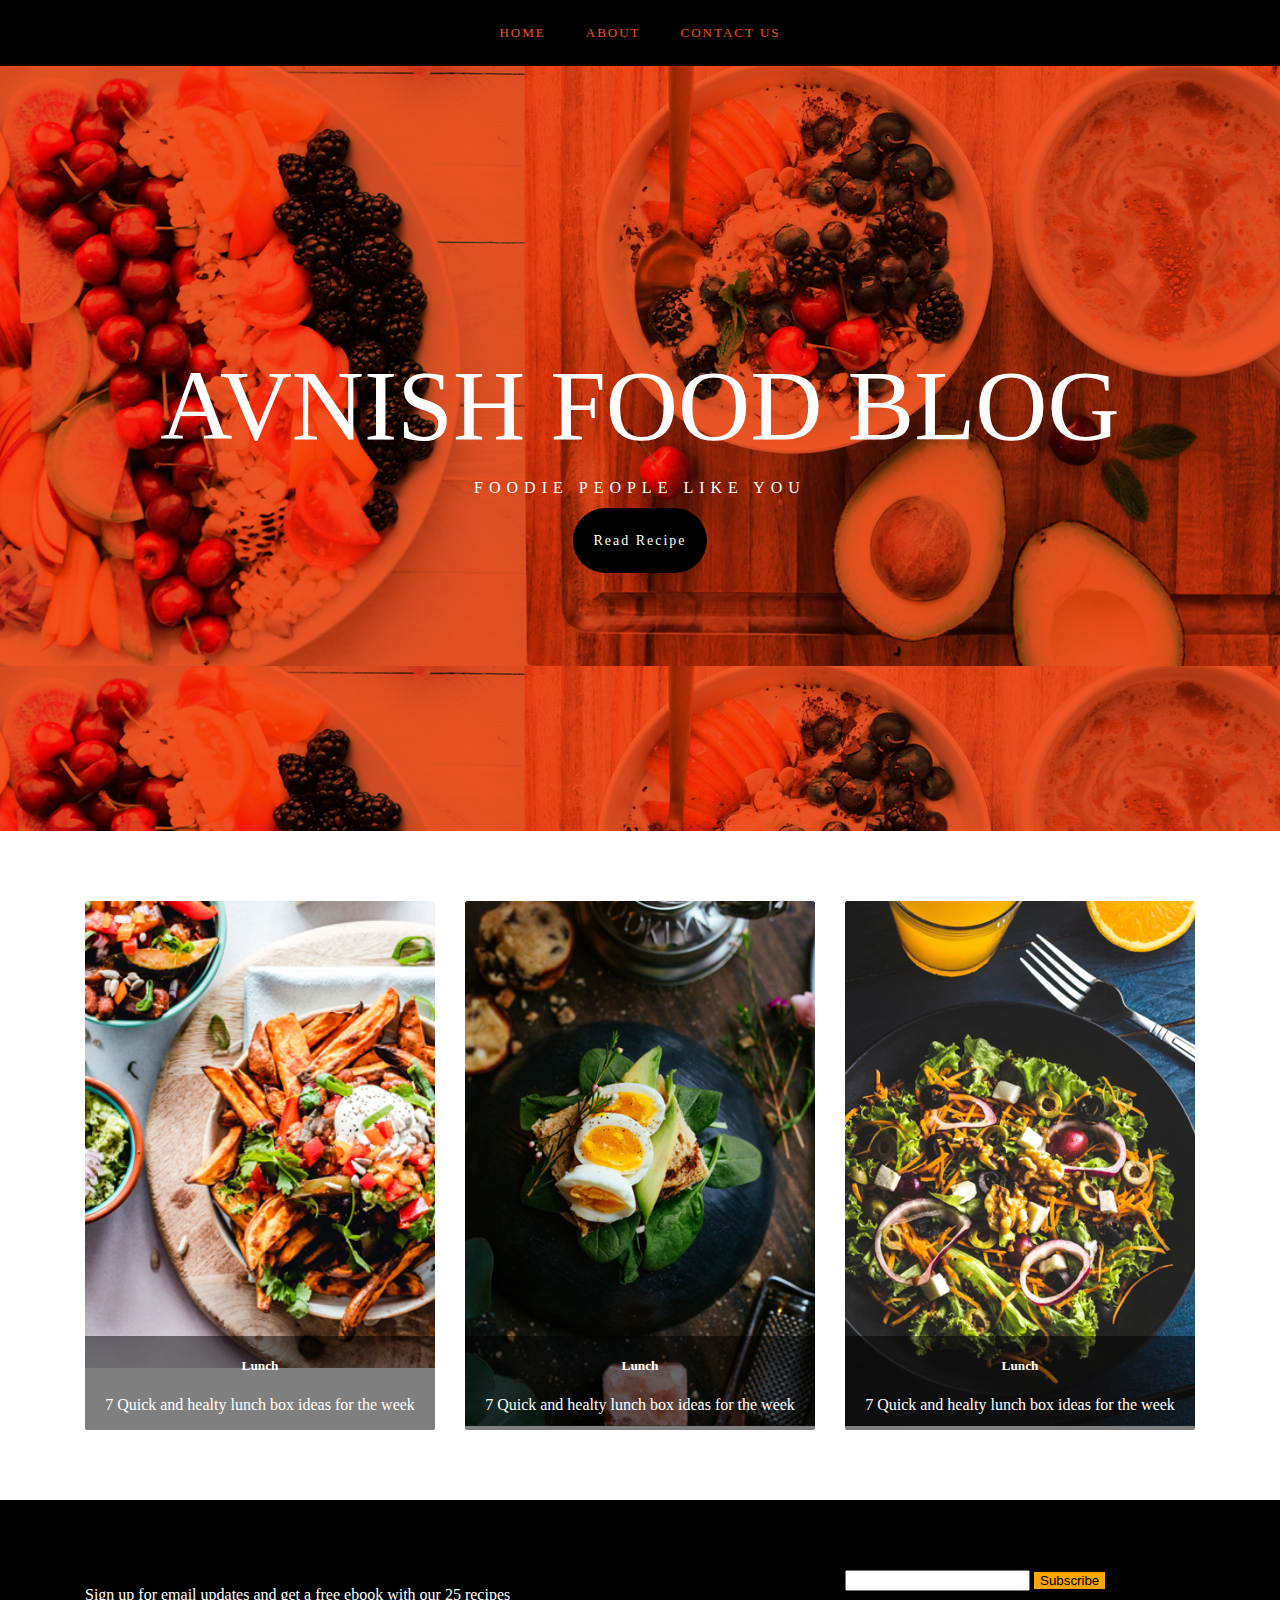
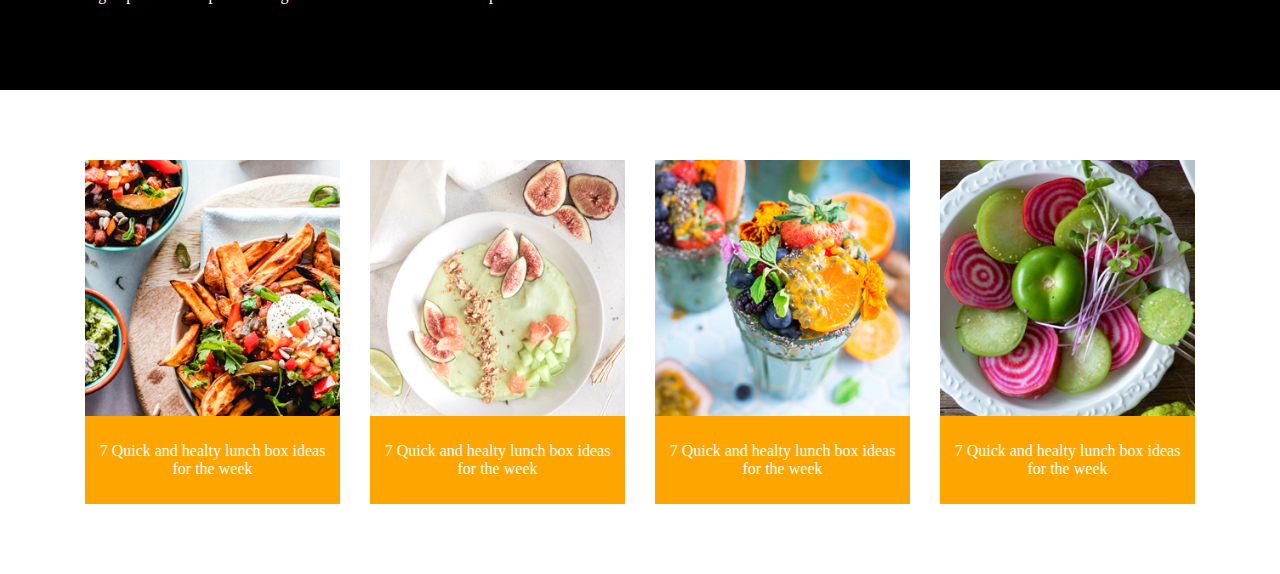
<file: index.html>
<!DOCTYPE html>
<html lang="en">
<head>
  <meta charset="UTF-8">
  <meta name="viewport" content="width=device-width, initial-scale=1.0">
  
  <link href="https://fonts.googleapis.com/css2?family=IBM+Plex+Mono:wght@700&display=swap" rel="stylesheet">
  
  <link rel="stylesheet" href="meena.css">
  <link rel="stylesheet" href="bootstrap-grid.css">
  <title>Document</title>
</head>
<body>
<!--navigation bar-->
<div class="navbar">
  <ul>
    <li><a href="index.html">Home</a></li>
  
    <li><a href="goo.html">About</a></li>
    <li><a href="contact.html">Contact Us</a></li>
  </ul>
</div>
<!--hero section-->
<div class="hero_section">
  <div class="hero_text">
    <h1>Avnish Food Blog</h1>
    
    <p>Foodie people like you</p>
    <br>
    <a href="#" class="btn_dark">Read Recipe</a>
  </div>
</div>
<!--recipe section-->
<div class="recipe_section">
  <div class="container">
    <div class="row">
      <div class="col-md-4">
<div class="image_wrapper">
  <img src="cat1.jpg">
  <div class="img_wrapper-text">
    <h5>Lunch</h5>
    <p>7 Quick and healty lunch box ideas for the week</p>
   </div>
</div>


      </div>
      <div class="col-md-4">
        <div class="image_wrapper">
          <img src="second.jpg">
          <div class="img_wrapper-text">
            <h5>Lunch</h5>
            <p>7 Quick and healty lunch box ideas for the week</p>
           </div>
        </div>
      </div>
      <div class="col-md-4">
        <div class="image_wrapper">
          <img src="third.jpg">
          <div class="img_wrapper-text">
            <h5>Lunch</h5>
            <p>7 Quick and healty lunch box ideas for the week</p>
           </div>
        </div>
      </div>
    </div>
  </div>
</div>
<!--subscribe section-->
<div class="sub_section">
  <div class="container">
    <div class="row">
      <div class="col-md-8">
        <p>Sign up for email updates and get a free ebook with our 25 recipes</p>
      </div>
      <div class="col-md-4">
        <form>
       <input type="text">
       <button  type="submit">Subscribe</button>
        </form>
      </div>
    </div>
  </div>
</div>
<!--finish-->
<div class="finish">
  <div class="container">
    <div class="row">
      <div class="col-md-3">
        <div class="finishimg">
          <img src="cat1.jpg">
          <div class="finishimg-text">
            
            <p>7 Quick and healty lunch box ideas for the week</p>
           </div>
        </div>
      </div>
      <div class="col-md-3">
        <div class="finishimg">
          <img src="cat2.jpg">
          <div class="finishimg-text">
            
            <p>7 Quick and healty lunch box ideas for the week</p>
           </div>
        </div>
      </div>
      <div class="col-md-3">
        <div class="finishimg">
          <img src="cat3.jpg">
          <div class="finishimg-text">
            
            <p>7 Quick and healty lunch box ideas for the week</p>
           </div>
        </div>
      </div>
      <div class="col-md-3">
        <div class="finishimg">
          <img src="cat4.jpg">
          <div class="finishimg-text">
            
            <p>7 Quick and healty lunch box ideas for the week</p>
           </div>
        </div>
      </div>
    </div>
  </div>
</div>
 
</body>
</html>
</file>
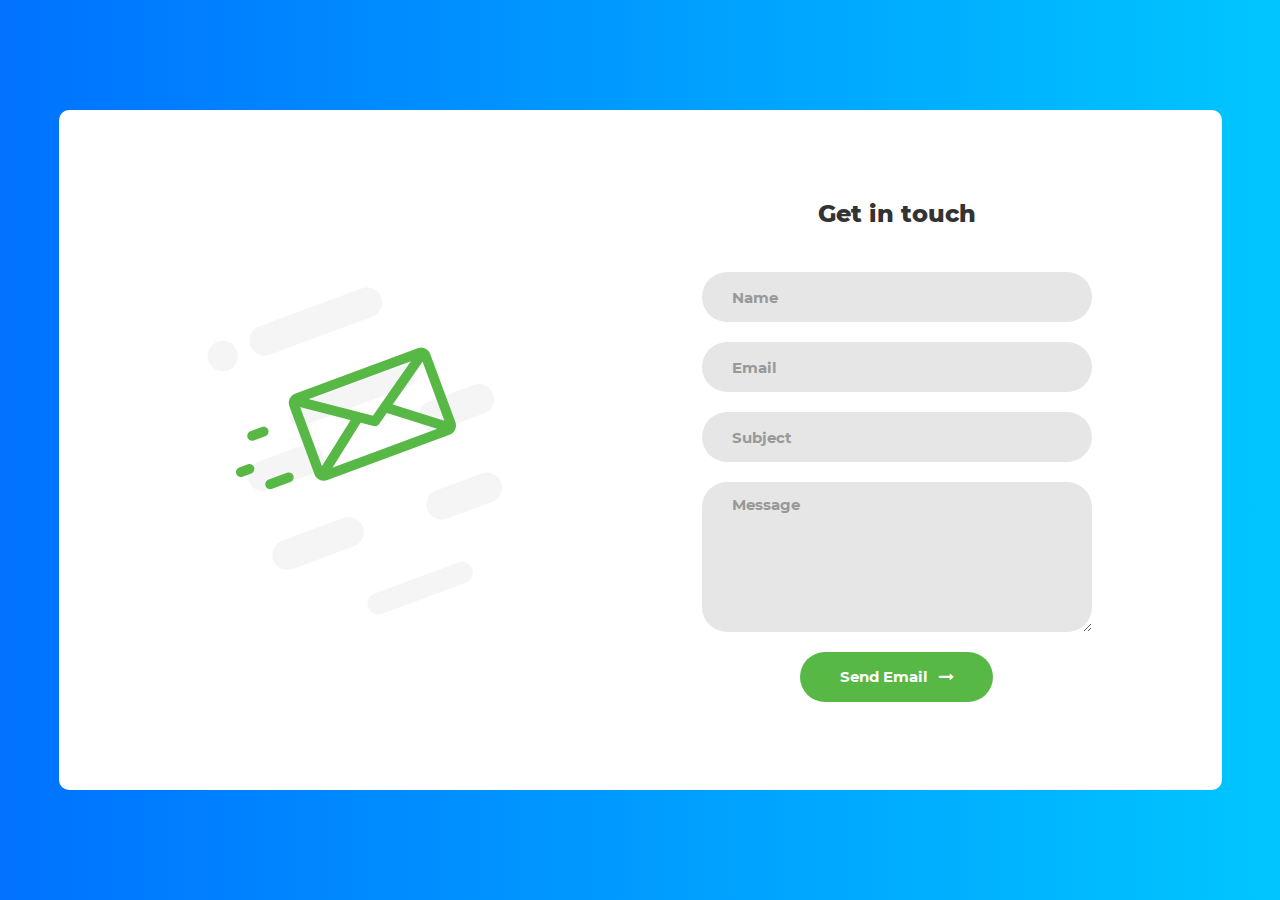
<file: contact.html>
<!DOCTYPE html>
<html lang="en">
<head>
	<title>Contact V1</title>
	<meta charset="UTF-8">
	<meta name="viewport" content="width=device-width, initial-scale=1">
<!--===============================================================================================-->
	<link rel="icon" type="image/png" href="images/icons/favicon.ico"/>
<!--===============================================================================================-->
	<link rel="stylesheet" type="text/css" href="vendor/bootstrap/css/bootstrap.min.css">
<!--===============================================================================================-->
	<link rel="stylesheet" type="text/css" href="fonts/font-awesome-4.7.0/css/font-awesome.min.css">
<!--===============================================================================================-->
	<link rel="stylesheet" type="text/css" href="vendor/animate/animate.css">
<!--===============================================================================================-->
	<link rel="stylesheet" type="text/css" href="vendor/css-hamburgers/hamburgers.min.css">
<!--===============================================================================================-->
	<link rel="stylesheet" type="text/css" href="vendor/select2/select2.min.css">
<!--===============================================================================================-->
	<link rel="stylesheet" type="text/css" href="css/util.css">
	<link rel="stylesheet" type="text/css" href="css/main.css">
<!--===============================================================================================-->
</head>
<body>

	<div class="contact1">
		<div class="container-contact1">
			<div class="contact1-pic js-tilt" data-tilt>
				<img src="images/img-01.png" alt="IMG">
			</div>

			<form class="contact1-form validate-form">
				<span class="contact1-form-title">
					Get in touch
				</span>

				<div class="wrap-input1 validate-input" data-validate = "Name is required">
					<input class="input1" type="text" name="name" placeholder="Name">
					<span class="shadow-input1"></span>
				</div>

				<div class="wrap-input1 validate-input" data-validate = "Valid email is required: ex@abc.xyz">
					<input class="input1" type="text" name="email" placeholder="Email">
					<span class="shadow-input1"></span>
				</div>

				<div class="wrap-input1 validate-input" data-validate = "Subject is required">
					<input class="input1" type="text" name="subject" placeholder="Subject">
					<span class="shadow-input1"></span>
				</div>

				<div class="wrap-input1 validate-input" data-validate = "Message is required">
					<textarea class="input1" name="message" placeholder="Message"></textarea>
					<span class="shadow-input1"></span>
				</div>

				<div class="container-contact1-form-btn">
					<button class="contact1-form-btn">
						<span>
							Send Email
							<i class="fa fa-long-arrow-right" aria-hidden="true"></i>
						</span>
					</button>
				</div>
			</form>
		</div>
	</div>




<!--===============================================================================================-->
	<script src="vendor/jquery/jquery-3.2.1.min.js"></script>
<!--===============================================================================================-->
	<script src="vendor/bootstrap/js/popper.js"></script>
	<script src="vendor/bootstrap/js/bootstrap.min.js"></script>
<!--===============================================================================================-->
	<script src="vendor/select2/select2.min.js"></script>
<!--===============================================================================================-->
	<script src="vendor/tilt/tilt.jquery.min.js"></script>
	<script >
		$('.js-tilt').tilt({
			scale: 1.1
		})
	</script>

<!-- Global site tag (gtag.js) - Google Analytics -->
<script async src="https://www.googletagmanager.com/gtag/js?id=UA-23581568-13"></script>
<script>
  window.dataLayer = window.dataLayer || [];
  function gtag(){dataLayer.push(arguments);}
  gtag('js', new Date());

  gtag('config', 'UA-23581568-13');
</script>

<!--===============================================================================================-->
	<script src="js/main.js"></script>

</body>
</html>
</file>
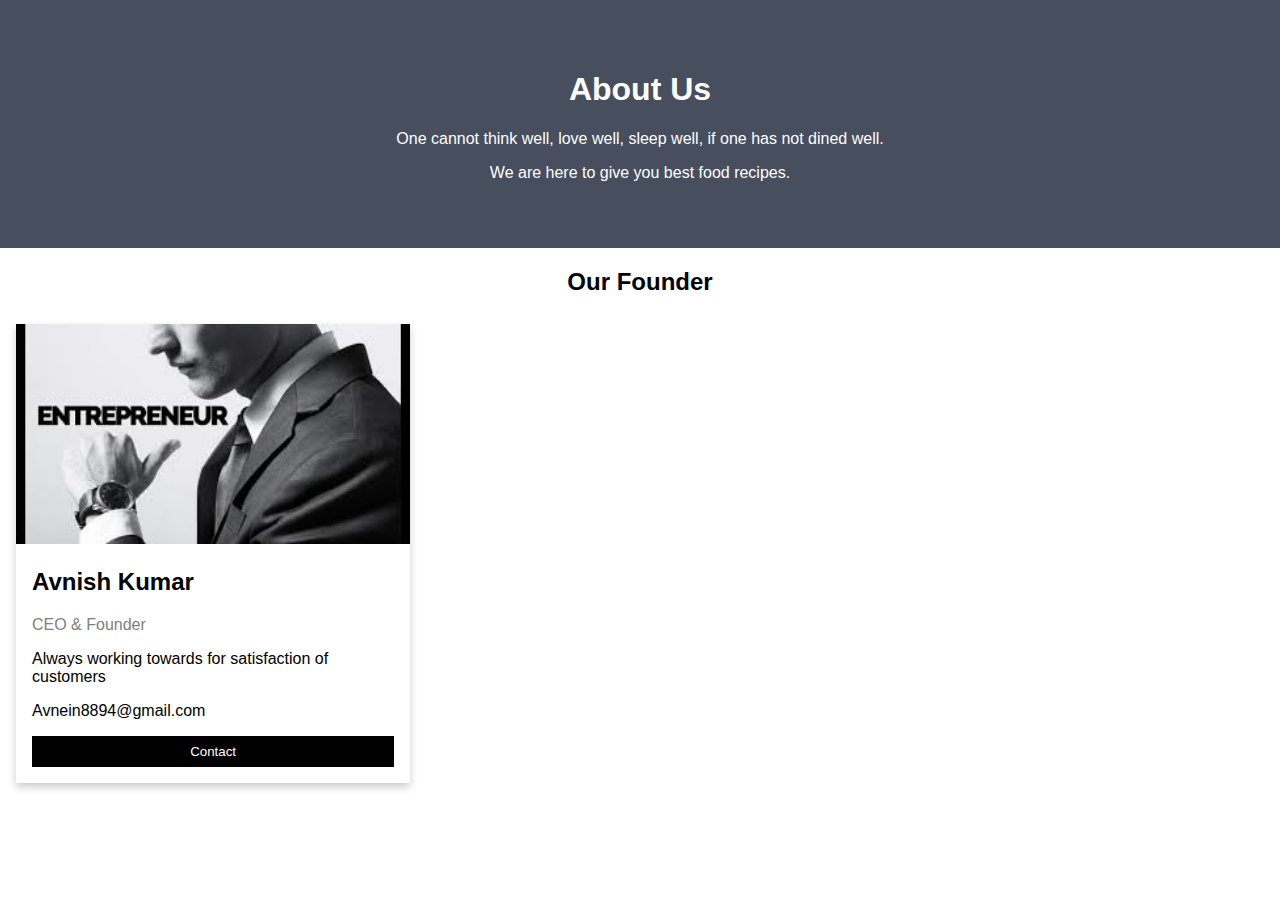
<file: goo.html>
<!DOCTYPE html>
<html>
<title>About us</title>
<meta charset="UTF-8">
<meta name="viewport" content="width=device-width, initial-scale=1">
<link rel="stylesheet" href="ggo1.css">

<div class="about-section">
    <h1>About Us</h1>
    <p>One cannot think well, love well, sleep well, if one has not dined well.</p>
    <p>We are here to give you best food recipes.</p>
  </div>
  
  <h2 style="text-align:center">Our Founder</h2>
  <div class="row">
    <div class="column">
      <div class="card">
        <img src="gg.jpeg" alt="Jane" style="width:100%">
        <div class="container">
          <h2>Avnish Kumar</h2>
          <p class="title">CEO & Founder</p>
          <p>Always working towards for satisfaction of customers</p>
          <p>Avnein8894@gmail.com</p>
          <p><button class="button">Contact</button></p>
        </div>
      </div>
    </div>
  
   
  
   
    
  </div>
</style>
<body>



</body>
</html>
</file>
<file: meena.css>
body{
    margin:0;

}
*{
    box-sizing:border-box;
}
h1{
    margin:0;
}
.btn_dark{
    text-decoration:none;
    color:white;
    background-color:black;
    padding:25px 20px;
    border-radius:100px;
    letter-spacing:2px;
    font-size:14px;
}
.navbar ul{
    display:flex;
    justify-content: center;
    list-style-type: none;
margin:0;
padding:0;
background-color:black;
}
.navbar ul li{
    display:inline-block;
}
.navbar ul li a{
    display:block;
    text-decoration:none;
    color:white;
    text-transform:uppercase;
    padding:25px 20px;
    font-size:13px;
    color:#f4511e;
    letter-spacing:2px;
}
.hero_section{
    display:flex;
 justify-content:center;
 align-items:center;
    width:100%;
    background-image:url("hero.jpg");
    height:85vh;
}
.hero_text{
    color:white;
    text-align:center;
    
}
.hero_text h1{
    font-size:100px;
    font-weight:500;
    text-transform:uppercase;
}
.hero_text p{
    letter-spacing:6px;
    text-transform:uppercase;
}
.recipe_section{
    padding:70px 0px;
}
.image_wrapper{
    height:100%;
    width:100%;
    position:relative;
    overflow:hidden;
    border-radius:2px;
   
}
.image_wrapper img{
    width:100%;
    max-width:100%;
    height:auto;
    transition:all 0.4s;
}
.img_wrapper-text{
    width:100%;
    position:absolute;
    background-color:rgba(0,0,0,0.5);
    color:white;
    bottom:0;
    padding:0px 15px;
    text-align:center;
}
.image_wrapper:hover img{
    transform:scale(1.2,1.2);
    cursor:pointer;
}
.sub_section{
    background-color:black;
    color:white;
    padding:70px 0px;
}
form{
    
}
button{
    background-color:orange;
    border:none;
}


.finish{
    padding:70px 0px;
}
.finishimg{
    width:100%;
    height:100%;
    position:relative;
    overflow:hidden;
}
.finishimg img{
    width:100%;
    max-width:100%;
    height:auto;
    transition:all 0.4s;
    
}
.finishimg-text{
    color:white;
    background-color:orange;
    width:100%;
    position:absolute;
    bottom:0;
    padding:10px 10px;
    text-align:center;

}
.finishimg:hover img{
    transform:scale(1.2,1.2);
}
</file>
<file: css/util.css>
/*[ FONT SIZE ]
///////////////////////////////////////////////////////////
*/
.fs-1 {font-size: 1px;}
.fs-2 {font-size: 2px;}
.fs-3 {font-size: 3px;}
.fs-4 {font-size: 4px;}
.fs-5 {font-size: 5px;}
.fs-6 {font-size: 6px;}
.fs-7 {font-size: 7px;}
.fs-8 {font-size: 8px;}
.fs-9 {font-size: 9px;}
.fs-10 {font-size: 10px;}
.fs-11 {font-size: 11px;}
.fs-12 {font-size: 12px;}
.fs-13 {font-size: 13px;}
.fs-14 {font-size: 14px;}
.fs-15 {font-size: 15px;}
.fs-16 {font-size: 16px;}
.fs-17 {font-size: 17px;}
.fs-18 {font-size: 18px;}
.fs-19 {font-size: 19px;}
.fs-20 {font-size: 20px;}
.fs-21 {font-size: 21px;}
.fs-22 {font-size: 22px;}
.fs-23 {font-size: 23px;}
.fs-24 {font-size: 24px;}
.fs-25 {font-size: 25px;}
.fs-26 {font-size: 26px;}
.fs-27 {font-size: 27px;}
.fs-28 {font-size: 28px;}
.fs-29 {font-size: 29px;}
.fs-30 {font-size: 30px;}
.fs-31 {font-size: 31px;}
.fs-32 {font-size: 32px;}
.fs-33 {font-size: 33px;}
.fs-34 {font-size: 34px;}
.fs-35 {font-size: 35px;}
.fs-36 {font-size: 36px;}
.fs-37 {font-size: 37px;}
.fs-38 {font-size: 38px;}
.fs-39 {font-size: 39px;}
.fs-40 {font-size: 40px;}
.fs-41 {font-size: 41px;}
.fs-42 {font-size: 42px;}
.fs-43 {font-size: 43px;}
.fs-44 {font-size: 44px;}
.fs-45 {font-size: 45px;}
.fs-46 {font-size: 46px;}
.fs-47 {font-size: 47px;}
.fs-48 {font-size: 48px;}
.fs-49 {font-size: 49px;}
.fs-50 {font-size: 50px;}
.fs-51 {font-size: 51px;}
.fs-52 {font-size: 52px;}
.fs-53 {font-size: 53px;}
.fs-54 {font-size: 54px;}
.fs-55 {font-size: 55px;}
.fs-56 {font-size: 56px;}
.fs-57 {font-size: 57px;}
.fs-58 {font-size: 58px;}
.fs-59 {font-size: 59px;}
.fs-60 {font-size: 60px;}
.fs-61 {font-size: 61px;}
.fs-62 {font-size: 62px;}
.fs-63 {font-size: 63px;}
.fs-64 {font-size: 64px;}
.fs-65 {font-size: 65px;}
.fs-66 {font-size: 66px;}
.fs-67 {font-size: 67px;}
.fs-68 {font-size: 68px;}
.fs-69 {font-size: 69px;}
.fs-70 {font-size: 70px;}
.fs-71 {font-size: 71px;}
.fs-72 {font-size: 72px;}
.fs-73 {font-size: 73px;}
.fs-74 {font-size: 74px;}
.fs-75 {font-size: 75px;}
.fs-76 {font-size: 76px;}
.fs-77 {font-size: 77px;}
.fs-78 {font-size: 78px;}
.fs-79 {font-size: 79px;}
.fs-80 {font-size: 80px;}
.fs-81 {font-size: 81px;}
.fs-82 {font-size: 82px;}
.fs-83 {font-size: 83px;}
.fs-84 {font-size: 84px;}
.fs-85 {font-size: 85px;}
.fs-86 {font-size: 86px;}
.fs-87 {font-size: 87px;}
.fs-88 {font-size: 88px;}
.fs-89 {font-size: 89px;}
.fs-90 {font-size: 90px;}
.fs-91 {font-size: 91px;}
.fs-92 {font-size: 92px;}
.fs-93 {font-size: 93px;}
.fs-94 {font-size: 94px;}
.fs-95 {font-size: 95px;}
.fs-96 {font-size: 96px;}
.fs-97 {font-size: 97px;}
.fs-98 {font-size: 98px;}
.fs-99 {font-size: 99px;}
.fs-100 {font-size: 100px;}
.fs-101 {font-size: 101px;}
.fs-102 {font-size: 102px;}
.fs-103 {font-size: 103px;}
.fs-104 {font-size: 104px;}
.fs-105 {font-size: 105px;}
.fs-106 {font-size: 106px;}
.fs-107 {font-size: 107px;}
.fs-108 {font-size: 108px;}
.fs-109 {font-size: 109px;}
.fs-110 {font-size: 110px;}
.fs-111 {font-size: 111px;}
.fs-112 {font-size: 112px;}
.fs-113 {font-size: 113px;}
.fs-114 {font-size: 114px;}
.fs-115 {font-size: 115px;}
.fs-116 {font-size: 116px;}
.fs-117 {font-size: 117px;}
.fs-118 {font-size: 118px;}
.fs-119 {font-size: 119px;}
.fs-120 {font-size: 120px;}
.fs-121 {font-size: 121px;}
.fs-122 {font-size: 122px;}
.fs-123 {font-size: 123px;}
.fs-124 {font-size: 124px;}
.fs-125 {font-size: 125px;}
.fs-126 {font-size: 126px;}
.fs-127 {font-size: 127px;}
.fs-128 {font-size: 128px;}
.fs-129 {font-size: 129px;}
.fs-130 {font-size: 130px;}
.fs-131 {font-size: 131px;}
.fs-132 {font-size: 132px;}
.fs-133 {font-size: 133px;}
.fs-134 {font-size: 134px;}
.fs-135 {font-size: 135px;}
.fs-136 {font-size: 136px;}
.fs-137 {font-size: 137px;}
.fs-138 {font-size: 138px;}
.fs-139 {font-size: 139px;}
.fs-140 {font-size: 140px;}
.fs-141 {font-size: 141px;}
.fs-142 {font-size: 142px;}
.fs-143 {font-size: 143px;}
.fs-144 {font-size: 144px;}
.fs-145 {font-size: 145px;}
.fs-146 {font-size: 146px;}
.fs-147 {font-size: 147px;}
.fs-148 {font-size: 148px;}
.fs-149 {font-size: 149px;}
.fs-150 {font-size: 150px;}
.fs-151 {font-size: 151px;}
.fs-152 {font-size: 152px;}
.fs-153 {font-size: 153px;}
.fs-154 {font-size: 154px;}
.fs-155 {font-size: 155px;}
.fs-156 {font-size: 156px;}
.fs-157 {font-size: 157px;}
.fs-158 {font-size: 158px;}
.fs-159 {font-size: 159px;}
.fs-160 {font-size: 160px;}
.fs-161 {font-size: 161px;}
.fs-162 {font-size: 162px;}
.fs-163 {font-size: 163px;}
.fs-164 {font-size: 164px;}
.fs-165 {font-size: 165px;}
.fs-166 {font-size: 166px;}
.fs-167 {font-size: 167px;}
.fs-168 {font-size: 168px;}
.fs-169 {font-size: 169px;}
.fs-170 {font-size: 170px;}
.fs-171 {font-size: 171px;}
.fs-172 {font-size: 172px;}
.fs-173 {font-size: 173px;}
.fs-174 {font-size: 174px;}
.fs-175 {font-size: 175px;}
.fs-176 {font-size: 176px;}
.fs-177 {font-size: 177px;}
.fs-178 {font-size: 178px;}
.fs-179 {font-size: 179px;}
.fs-180 {font-size: 180px;}
.fs-181 {font-size: 181px;}
.fs-182 {font-size: 182px;}
.fs-183 {font-size: 183px;}
.fs-184 {font-size: 184px;}
.fs-185 {font-size: 185px;}
.fs-186 {font-size: 186px;}
.fs-187 {font-size: 187px;}
.fs-188 {font-size: 188px;}
.fs-189 {font-size: 189px;}
.fs-190 {font-size: 190px;}
.fs-191 {font-size: 191px;}
.fs-192 {font-size: 192px;}
.fs-193 {font-size: 193px;}
.fs-194 {font-size: 194px;}
.fs-195 {font-size: 195px;}
.fs-196 {font-size: 196px;}
.fs-197 {font-size: 197px;}
.fs-198 {font-size: 198px;}
.fs-199 {font-size: 199px;}
.fs-200 {font-size: 200px;}

/*[ PADDING ]
///////////////////////////////////////////////////////////
*/
.p-t-0 {padding-top: 0px;}
.p-t-1 {padding-top: 1px;}
.p-t-2 {padding-top: 2px;}
.p-t-3 {padding-top: 3px;}
.p-t-4 {padding-top: 4px;}
.p-t-5 {padding-top: 5px;}
.p-t-6 {padding-top: 6px;}
.p-t-7 {padding-top: 7px;}
.p-t-8 {padding-top: 8px;}
.p-t-9 {padding-top: 9px;}
.p-t-10 {padding-top: 10px;}
.p-t-11 {padding-top: 11px;}
.p-t-12 {padding-top: 12px;}
.p-t-13 {padding-top: 13px;}
.p-t-14 {padding-top: 14px;}
.p-t-15 {padding-top: 15px;}
.p-t-16 {padding-top: 16px;}
.p-t-17 {padding-top: 17px;}
.p-t-18 {padding-top: 18px;}
.p-t-19 {padding-top: 19px;}
.p-t-20 {padding-top: 20px;}
.p-t-21 {padding-top: 21px;}
.p-t-22 {padding-top: 22px;}
.p-t-23 {padding-top: 23px;}
.p-t-24 {padding-top: 24px;}
.p-t-25 {padding-top: 25px;}
.p-t-26 {padding-top: 26px;}
.p-t-27 {padding-top: 27px;}
.p-t-28 {padding-top: 28px;}
.p-t-29 {padding-top: 29px;}
.p-t-30 {padding-top: 30px;}
.p-t-31 {padding-top: 31px;}
.p-t-32 {padding-top: 32px;}
.p-t-33 {padding-top: 33px;}
.p-t-34 {padding-top: 34px;}
.p-t-35 {padding-top: 35px;}
.p-t-36 {padding-top: 36px;}
.p-t-37 {padding-top: 37px;}
.p-t-38 {padding-top: 38px;}
.p-t-39 {padding-top: 39px;}
.p-t-40 {padding-top: 40px;}
.p-t-41 {padding-top: 41px;}
.p-t-42 {padding-top: 42px;}
.p-t-43 {padding-top: 43px;}
.p-t-44 {padding-top: 44px;}
.p-t-45 {padding-top: 45px;}
.p-t-46 {padding-top: 46px;}
.p-t-47 {padding-top: 47px;}
.p-t-48 {padding-top: 48px;}
.p-t-49 {padding-top: 49px;}
.p-t-50 {padding-top: 50px;}
.p-t-51 {padding-top: 51px;}
.p-t-52 {padding-top: 52px;}
.p-t-53 {padding-top: 53px;}
.p-t-54 {padding-top: 54px;}
.p-t-55 {padding-top: 55px;}
.p-t-56 {padding-top: 56px;}
.p-t-57 {padding-top: 57px;}
.p-t-58 {padding-top: 58px;}
.p-t-59 {padding-top: 59px;}
.p-t-60 {padding-top: 60px;}
.p-t-61 {padding-top: 61px;}
.p-t-62 {padding-top: 62px;}
.p-t-63 {padding-top: 63px;}
.p-t-64 {padding-top: 64px;}
.p-t-65 {padding-top: 65px;}
.p-t-66 {padding-top: 66px;}
.p-t-67 {padding-top: 67px;}
.p-t-68 {padding-top: 68px;}
.p-t-69 {padding-top: 69px;}
.p-t-70 {padding-top: 70px;}
.p-t-71 {padding-top: 71px;}
.p-t-72 {padding-top: 72px;}
.p-t-73 {padding-top: 73px;}
.p-t-74 {padding-top: 74px;}
.p-t-75 {padding-top: 75px;}
.p-t-76 {padding-top: 76px;}
.p-t-77 {padding-top: 77px;}
.p-t-78 {padding-top: 78px;}
.p-t-79 {padding-top: 79px;}
.p-t-80 {padding-top: 80px;}
.p-t-81 {padding-top: 81px;}
.p-t-82 {padding-top: 82px;}
.p-t-83 {padding-top: 83px;}
.p-t-84 {padding-top: 84px;}
.p-t-85 {padding-top: 85px;}
.p-t-86 {padding-top: 86px;}
.p-t-87 {padding-top: 87px;}
.p-t-88 {padding-top: 88px;}
.p-t-89 {padding-top: 89px;}
.p-t-90 {padding-top: 90px;}
.p-t-91 {padding-top: 91px;}
.p-t-92 {padding-top: 92px;}
.p-t-93 {padding-top: 93px;}
.p-t-94 {padding-top: 94px;}
.p-t-95 {padding-top: 95px;}
.p-t-96 {padding-top: 96px;}
.p-t-97 {padding-top: 97px;}
.p-t-98 {padding-top: 98px;}
.p-t-99 {padding-top: 99px;}
.p-t-100 {padding-top: 100px;}
.p-t-101 {padding-top: 101px;}
.p-t-102 {padding-top: 102px;}
.p-t-103 {padding-top: 103px;}
.p-t-104 {padding-top: 104px;}
.p-t-105 {padding-top: 105px;}
.p-t-106 {padding-top: 106px;}
.p-t-107 {padding-top: 107px;}
.p-t-108 {padding-top: 108px;}
.p-t-109 {padding-top: 109px;}
.p-t-110 {padding-top: 110px;}
.p-t-111 {padding-top: 111px;}
.p-t-112 {padding-top: 112px;}
.p-t-113 {padding-top: 113px;}
.p-t-114 {padding-top: 114px;}
.p-t-115 {padding-top: 115px;}
.p-t-116 {padding-top: 116px;}
.p-t-117 {padding-top: 117px;}
.p-t-118 {padding-top: 118px;}
.p-t-119 {padding-top: 119px;}
.p-t-120 {padding-top: 120px;}
.p-t-121 {padding-top: 121px;}
.p-t-122 {padding-top: 122px;}
.p-t-123 {padding-top: 123px;}
.p-t-124 {padding-top: 124px;}
.p-t-125 {padding-top: 125px;}
.p-t-126 {padding-top: 126px;}
.p-t-127 {padding-top: 127px;}
.p-t-128 {padding-top: 128px;}
.p-t-129 {padding-top: 129px;}
.p-t-130 {padding-top: 130px;}
.p-t-131 {padding-top: 131px;}
.p-t-132 {padding-top: 132px;}
.p-t-133 {padding-top: 133px;}
.p-t-134 {padding-top: 134px;}
.p-t-135 {padding-top: 135px;}
.p-t-136 {padding-top: 136px;}
.p-t-137 {padding-top: 137px;}
.p-t-138 {padding-top: 138px;}
.p-t-139 {padding-top: 139px;}
.p-t-140 {padding-top: 140px;}
.p-t-141 {padding-top: 141px;}
.p-t-142 {padding-top: 142px;}
.p-t-143 {padding-top: 143px;}
.p-t-144 {padding-top: 144px;}
.p-t-145 {padding-top: 145px;}
.p-t-146 {padding-top: 146px;}
.p-t-147 {padding-top: 147px;}
.p-t-148 {padding-top: 148px;}
.p-t-149 {padding-top: 149px;}
.p-t-150 {padding-top: 150px;}
.p-t-151 {padding-top: 151px;}
.p-t-152 {padding-top: 152px;}
.p-t-153 {padding-top: 153px;}
.p-t-154 {padding-top: 154px;}
.p-t-155 {padding-top: 155px;}
.p-t-156 {padding-top: 156px;}
.p-t-157 {padding-top: 157px;}
.p-t-158 {padding-top: 158px;}
.p-t-159 {padding-top: 159px;}
.p-t-160 {padding-top: 160px;}
.p-t-161 {padding-top: 161px;}
.p-t-162 {padding-top: 162px;}
.p-t-163 {padding-top: 163px;}
.p-t-164 {padding-top: 164px;}
.p-t-165 {padding-top: 165px;}
.p-t-166 {padding-top: 166px;}
.p-t-167 {padding-top: 167px;}
.p-t-168 {padding-top: 168px;}
.p-t-169 {padding-top: 169px;}
.p-t-170 {padding-top: 170px;}
.p-t-171 {padding-top: 171px;}
.p-t-172 {padding-top: 172px;}
.p-t-173 {padding-top: 173px;}
.p-t-174 {padding-top: 174px;}
.p-t-175 {padding-top: 175px;}
.p-t-176 {padding-top: 176px;}
.p-t-177 {padding-top: 177px;}
.p-t-178 {padding-top: 178px;}
.p-t-179 {padding-top: 179px;}
.p-t-180 {padding-top: 180px;}
.p-t-181 {padding-top: 181px;}
.p-t-182 {padding-top: 182px;}
.p-t-183 {padding-top: 183px;}
.p-t-184 {padding-top: 184px;}
.p-t-185 {padding-top: 185px;}
.p-t-186 {padding-top: 186px;}
.p-t-187 {padding-top: 187px;}
.p-t-188 {padding-top: 188px;}
.p-t-189 {padding-top: 189px;}
.p-t-190 {padding-top: 190px;}
.p-t-191 {padding-top: 191px;}
.p-t-192 {padding-top: 192px;}
.p-t-193 {padding-top: 193px;}
.p-t-194 {padding-top: 194px;}
.p-t-195 {padding-top: 195px;}
.p-t-196 {padding-top: 196px;}
.p-t-197 {padding-top: 197px;}
.p-t-198 {padding-top: 198px;}
.p-t-199 {padding-top: 199px;}
.p-t-200 {padding-top: 200px;}
.p-t-201 {padding-top: 201px;}
.p-t-202 {padding-top: 202px;}
.p-t-203 {padding-top: 203px;}
.p-t-204 {padding-top: 204px;}
.p-t-205 {padding-top: 205px;}
.p-t-206 {padding-top: 206px;}
.p-t-207 {padding-top: 207px;}
.p-t-208 {padding-top: 208px;}
.p-t-209 {padding-top: 209px;}
.p-t-210 {padding-top: 210px;}
.p-t-211 {padding-top: 211px;}
.p-t-212 {padding-top: 212px;}
.p-t-213 {padding-top: 213px;}
.p-t-214 {padding-top: 214px;}
.p-t-215 {padding-top: 215px;}
.p-t-216 {padding-top: 216px;}
.p-t-217 {padding-top: 217px;}
.p-t-218 {padding-top: 218px;}
.p-t-219 {padding-top: 219px;}
.p-t-220 {padding-top: 220px;}
.p-t-221 {padding-top: 221px;}
.p-t-222 {padding-top: 222px;}
.p-t-223 {padding-top: 223px;}
.p-t-224 {padding-top: 224px;}
.p-t-225 {padding-top: 225px;}
.p-t-226 {padding-top: 226px;}
.p-t-227 {padding-top: 227px;}
.p-t-228 {padding-top: 228px;}
.p-t-229 {padding-top: 229px;}
.p-t-230 {padding-top: 230px;}
.p-t-231 {padding-top: 231px;}
.p-t-232 {padding-top: 232px;}
.p-t-233 {padding-top: 233px;}
.p-t-234 {padding-top: 234px;}
.p-t-235 {padding-top: 235px;}
.p-t-236 {padding-top: 236px;}
.p-t-237 {padding-top: 237px;}
.p-t-238 {padding-top: 238px;}
.p-t-239 {padding-top: 239px;}
.p-t-240 {padding-top: 240px;}
.p-t-241 {padding-top: 241px;}
.p-t-242 {padding-top: 242px;}
.p-t-243 {padding-top: 243px;}
.p-t-244 {padding-top: 244px;}
.p-t-245 {padding-top: 245px;}
.p-t-246 {padding-top: 246px;}
.p-t-247 {padding-top: 247px;}
.p-t-248 {padding-top: 248px;}
.p-t-249 {padding-top: 249px;}
.p-t-250 {padding-top: 250px;}
.p-b-0 {padding-bottom: 0px;}
.p-b-1 {padding-bottom: 1px;}
.p-b-2 {padding-bottom: 2px;}
.p-b-3 {padding-bottom: 3px;}
.p-b-4 {padding-bottom: 4px;}
.p-b-5 {padding-bottom: 5px;}
.p-b-6 {padding-bottom: 6px;}
.p-b-7 {padding-bottom: 7px;}
.p-b-8 {padding-bottom: 8px;}
.p-b-9 {padding-bottom: 9px;}
.p-b-10 {padding-bottom: 10px;}
.p-b-11 {padding-bottom: 11px;}
.p-b-12 {padding-bottom: 12px;}
.p-b-13 {padding-bottom: 13px;}
.p-b-14 {padding-bottom: 14px;}
.p-b-15 {padding-bottom: 15px;}
.p-b-16 {padding-bottom: 16px;}
.p-b-17 {padding-bottom: 17px;}
.p-b-18 {padding-bottom: 18px;}
.p-b-19 {padding-bottom: 19px;}
.p-b-20 {padding-bottom: 20px;}
.p-b-21 {padding-bottom: 21px;}
.p-b-22 {padding-bottom: 22px;}
.p-b-23 {padding-bottom: 23px;}
.p-b-24 {padding-bottom: 24px;}
.p-b-25 {padding-bottom: 25px;}
.p-b-26 {padding-bottom: 26px;}
.p-b-27 {padding-bottom: 27px;}
.p-b-28 {padding-bottom: 28px;}
.p-b-29 {padding-bottom: 29px;}
.p-b-30 {padding-bottom: 30px;}
.p-b-31 {padding-bottom: 31px;}
.p-b-32 {padding-bottom: 32px;}
.p-b-33 {padding-bottom: 33px;}
.p-b-34 {padding-bottom: 34px;}
.p-b-35 {padding-bottom: 35px;}
.p-b-36 {padding-bottom: 36px;}
.p-b-37 {padding-bottom: 37px;}
.p-b-38 {padding-bottom: 38px;}
.p-b-39 {padding-bottom: 39px;}
.p-b-40 {padding-bottom: 40px;}
.p-b-41 {padding-bottom: 41px;}
.p-b-42 {padding-bottom: 42px;}
.p-b-43 {padding-bottom: 43px;}
.p-b-44 {padding-bottom: 44px;}
.p-b-45 {padding-bottom: 45px;}
.p-b-46 {padding-bottom: 46px;}
.p-b-47 {padding-bottom: 47px;}
.p-b-48 {padding-bottom: 48px;}
.p-b-49 {padding-bottom: 49px;}
.p-b-50 {padding-bottom: 50px;}
.p-b-51 {padding-bottom: 51px;}
.p-b-52 {padding-bottom: 52px;}
.p-b-53 {padding-bottom: 53px;}
.p-b-54 {padding-bottom: 54px;}
.p-b-55 {padding-bottom: 55px;}
.p-b-56 {padding-bottom: 56px;}
.p-b-57 {padding-bottom: 57px;}
.p-b-58 {padding-bottom: 58px;}
.p-b-59 {padding-bottom: 59px;}
.p-b-60 {padding-bottom: 60px;}
.p-b-61 {padding-bottom: 61px;}
.p-b-62 {padding-bottom: 62px;}
.p-b-63 {padding-bottom: 63px;}
.p-b-64 {padding-bottom: 64px;}
.p-b-65 {padding-bottom: 65px;}
.p-b-66 {padding-bottom: 66px;}
.p-b-67 {padding-bottom: 67px;}
.p-b-68 {padding-bottom: 68px;}
.p-b-69 {padding-bottom: 69px;}
.p-b-70 {padding-bottom: 70px;}
.p-b-71 {padding-bottom: 71px;}
.p-b-72 {padding-bottom: 72px;}
.p-b-73 {padding-bottom: 73px;}
.p-b-74 {padding-bottom: 74px;}
.p-b-75 {padding-bottom: 75px;}
.p-b-76 {padding-bottom: 76px;}
.p-b-77 {padding-bottom: 77px;}
.p-b-78 {padding-bottom: 78px;}
.p-b-79 {padding-bottom: 79px;}
.p-b-80 {padding-bottom: 80px;}
.p-b-81 {padding-bottom: 81px;}
.p-b-82 {padding-bottom: 82px;}
.p-b-83 {padding-bottom: 83px;}
.p-b-84 {padding-bottom: 84px;}
.p-b-85 {padding-bottom: 85px;}
.p-b-86 {padding-bottom: 86px;}
.p-b-87 {padding-bottom: 87px;}
.p-b-88 {padding-bottom: 88px;}
.p-b-89 {padding-bottom: 89px;}
.p-b-90 {padding-bottom: 90px;}
.p-b-91 {padding-bottom: 91px;}
.p-b-92 {padding-bottom: 92px;}
.p-b-93 {padding-bottom: 93px;}
.p-b-94 {padding-bottom: 94px;}
.p-b-95 {padding-bottom: 95px;}
.p-b-96 {padding-bottom: 96px;}
.p-b-97 {padding-bottom: 97px;}
.p-b-98 {padding-bottom: 98px;}
.p-b-99 {padding-bottom: 99px;}
.p-b-100 {padding-bottom: 100px;}
.p-b-101 {padding-bottom: 101px;}
.p-b-102 {padding-bottom: 102px;}
.p-b-103 {padding-bottom: 103px;}
.p-b-104 {padding-bottom: 104px;}
.p-b-105 {padding-bottom: 105px;}
.p-b-106 {padding-bottom: 106px;}
.p-b-107 {padding-bottom: 107px;}
.p-b-108 {padding-bottom: 108px;}
.p-b-109 {padding-bottom: 109px;}
.p-b-110 {padding-bottom: 110px;}
.p-b-111 {padding-bottom: 111px;}
.p-b-112 {padding-bottom: 112px;}
.p-b-113 {padding-bottom: 113px;}
.p-b-114 {padding-bottom: 114px;}
.p-b-115 {padding-bottom: 115px;}
.p-b-116 {padding-bottom: 116px;}
.p-b-117 {padding-bottom: 117px;}
.p-b-118 {padding-bottom: 118px;}
.p-b-119 {padding-bottom: 119px;}
.p-b-120 {padding-bottom: 120px;}
.p-b-121 {padding-bottom: 121px;}
.p-b-122 {padding-bottom: 122px;}
.p-b-123 {padding-bottom: 123px;}
.p-b-124 {padding-bottom: 124px;}
.p-b-125 {padding-bottom: 125px;}
.p-b-126 {padding-bottom: 126px;}
.p-b-127 {padding-bottom: 127px;}
.p-b-128 {padding-bottom: 128px;}
.p-b-129 {padding-bottom: 129px;}
.p-b-130 {padding-bottom: 130px;}
.p-b-131 {padding-bottom: 131px;}
.p-b-132 {padding-bottom: 132px;}
.p-b-133 {padding-bottom: 133px;}
.p-b-134 {padding-bottom: 134px;}
.p-b-135 {padding-bottom: 135px;}
.p-b-136 {padding-bottom: 136px;}
.p-b-137 {padding-bottom: 137px;}
.p-b-138 {padding-bottom: 138px;}
.p-b-139 {padding-bottom: 139px;}
.p-b-140 {padding-bottom: 140px;}
.p-b-141 {padding-bottom: 141px;}
.p-b-142 {padding-bottom: 142px;}
.p-b-143 {padding-bottom: 143px;}
.p-b-144 {padding-bottom: 144px;}
.p-b-145 {padding-bottom: 145px;}
.p-b-146 {padding-bottom: 146px;}
.p-b-147 {padding-bottom: 147px;}
.p-b-148 {padding-bottom: 148px;}
.p-b-149 {padding-bottom: 149px;}
.p-b-150 {padding-bottom: 150px;}
.p-b-151 {padding-bottom: 151px;}
.p-b-152 {padding-bottom: 152px;}
.p-b-153 {padding-bottom: 153px;}
.p-b-154 {padding-bottom: 154px;}
.p-b-155 {padding-bottom: 155px;}
.p-b-156 {padding-bottom: 156px;}
.p-b-157 {padding-bottom: 157px;}
.p-b-158 {padding-bottom: 158px;}
.p-b-159 {padding-bottom: 159px;}
.p-b-160 {padding-bottom: 160px;}
.p-b-161 {padding-bottom: 161px;}
.p-b-162 {padding-bottom: 162px;}
.p-b-163 {padding-bottom: 163px;}
.p-b-164 {padding-bottom: 164px;}
.p-b-165 {padding-bottom: 165px;}
.p-b-166 {padding-bottom: 166px;}
.p-b-167 {padding-bottom: 167px;}
.p-b-168 {padding-bottom: 168px;}
.p-b-169 {padding-bottom: 169px;}
.p-b-170 {padding-bottom: 170px;}
.p-b-171 {padding-bottom: 171px;}
.p-b-172 {padding-bottom: 172px;}
.p-b-173 {padding-bottom: 173px;}
.p-b-174 {padding-bottom: 174px;}
.p-b-175 {padding-bottom: 175px;}
.p-b-176 {padding-bottom: 176px;}
.p-b-177 {padding-bottom: 177px;}
.p-b-178 {padding-bottom: 178px;}
.p-b-179 {padding-bottom: 179px;}
.p-b-180 {padding-bottom: 180px;}
.p-b-181 {padding-bottom: 181px;}
.p-b-182 {padding-bottom: 182px;}
.p-b-183 {padding-bottom: 183px;}
.p-b-184 {padding-bottom: 184px;}
.p-b-185 {padding-bottom: 185px;}
.p-b-186 {padding-bottom: 186px;}
.p-b-187 {padding-bottom: 187px;}
.p-b-188 {padding-bottom: 188px;}
.p-b-189 {padding-bottom: 189px;}
.p-b-190 {padding-bottom: 190px;}
.p-b-191 {padding-bottom: 191px;}
.p-b-192 {padding-bottom: 192px;}
.p-b-193 {padding-bottom: 193px;}
.p-b-194 {padding-bottom: 194px;}
.p-b-195 {padding-bottom: 195px;}
.p-b-196 {padding-bottom: 196px;}
.p-b-197 {padding-bottom: 197px;}
.p-b-198 {padding-bottom: 198px;}
.p-b-199 {padding-bottom: 199px;}
.p-b-200 {padding-bottom: 200px;}
.p-b-201 {padding-bottom: 201px;}
.p-b-202 {padding-bottom: 202px;}
.p-b-203 {padding-bottom: 203px;}
.p-b-204 {padding-bottom: 204px;}
.p-b-205 {padding-bottom: 205px;}
.p-b-206 {padding-bottom: 206px;}
.p-b-207 {padding-bottom: 207px;}
.p-b-208 {padding-bottom: 208px;}
.p-b-209 {padding-bottom: 209px;}
.p-b-210 {padding-bottom: 210px;}
.p-b-211 {padding-bottom: 211px;}
.p-b-212 {padding-bottom: 212px;}
.p-b-213 {padding-bottom: 213px;}
.p-b-214 {padding-bottom: 214px;}
.p-b-215 {padding-bottom: 215px;}
.p-b-216 {padding-bottom: 216px;}
.p-b-217 {padding-bottom: 217px;}
.p-b-218 {padding-bottom: 218px;}
.p-b-219 {padding-bottom: 219px;}
.p-b-220 {padding-bottom: 220px;}
.p-b-221 {padding-bottom: 221px;}
.p-b-222 {padding-bottom: 222px;}
.p-b-223 {padding-bottom: 223px;}
.p-b-224 {padding-bottom: 224px;}
.p-b-225 {padding-bottom: 225px;}
.p-b-226 {padding-bottom: 226px;}
.p-b-227 {padding-bottom: 227px;}
.p-b-228 {padding-bottom: 228px;}
.p-b-229 {padding-bottom: 229px;}
.p-b-230 {padding-bottom: 230px;}
.p-b-231 {padding-bottom: 231px;}
.p-b-232 {padding-bottom: 232px;}
.p-b-233 {padding-bottom: 233px;}
.p-b-234 {padding-bottom: 234px;}
.p-b-235 {padding-bottom: 235px;}
.p-b-236 {padding-bottom: 236px;}
.p-b-237 {padding-bottom: 237px;}
.p-b-238 {padding-bottom: 238px;}
.p-b-239 {padding-bottom: 239px;}
.p-b-240 {padding-bottom: 240px;}
.p-b-241 {padding-bottom: 241px;}
.p-b-242 {padding-bottom: 242px;}
.p-b-243 {padding-bottom: 243px;}
.p-b-244 {padding-bottom: 244px;}
.p-b-245 {padding-bottom: 245px;}
.p-b-246 {padding-bottom: 246px;}
.p-b-247 {padding-bottom: 247px;}
.p-b-248 {padding-bottom: 248px;}
.p-b-249 {padding-bottom: 249px;}
.p-b-250 {padding-bottom: 250px;}
.p-l-0 {padding-left: 0px;}
.p-l-1 {padding-left: 1px;}
.p-l-2 {padding-left: 2px;}
.p-l-3 {padding-left: 3px;}
.p-l-4 {padding-left: 4px;}
.p-l-5 {padding-left: 5px;}
.p-l-6 {padding-left: 6px;}
.p-l-7 {padding-left: 7px;}
.p-l-8 {padding-left: 8px;}
.p-l-9 {padding-left: 9px;}
.p-l-10 {padding-left: 10px;}
.p-l-11 {padding-left: 11px;}
.p-l-12 {padding-left: 12px;}
.p-l-13 {padding-left: 13px;}
.p-l-14 {padding-left: 14px;}
.p-l-15 {padding-left: 15px;}
.p-l-16 {padding-left: 16px;}
.p-l-17 {padding-left: 17px;}
.p-l-18 {padding-left: 18px;}
.p-l-19 {padding-left: 19px;}
.p-l-20 {padding-left: 20px;}
.p-l-21 {padding-left: 21px;}
.p-l-22 {padding-left: 22px;}
.p-l-23 {padding-left: 23px;}
.p-l-24 {padding-left: 24px;}
.p-l-25 {padding-left: 25px;}
.p-l-26 {padding-left: 26px;}
.p-l-27 {padding-left: 27px;}
.p-l-28 {padding-left: 28px;}
.p-l-29 {padding-left: 29px;}
.p-l-30 {padding-left: 30px;}
.p-l-31 {padding-left: 31px;}
.p-l-32 {padding-left: 32px;}
.p-l-33 {padding-left: 33px;}
.p-l-34 {padding-left: 34px;}
.p-l-35 {padding-left: 35px;}
.p-l-36 {padding-left: 36px;}
.p-l-37 {padding-left: 37px;}
.p-l-38 {padding-left: 38px;}
.p-l-39 {padding-left: 39px;}
.p-l-40 {padding-left: 40px;}
.p-l-41 {padding-left: 41px;}
.p-l-42 {padding-left: 42px;}
.p-l-43 {padding-left: 43px;}
.p-l-44 {padding-left: 44px;}
.p-l-45 {padding-left: 45px;}
.p-l-46 {padding-left: 46px;}
.p-l-47 {padding-left: 47px;}
.p-l-48 {padding-left: 48px;}
.p-l-49 {padding-left: 49px;}
.p-l-50 {padding-left: 50px;}
.p-l-51 {padding-left: 51px;}
.p-l-52 {padding-left: 52px;}
.p-l-53 {padding-left: 53px;}
.p-l-54 {padding-left: 54px;}
.p-l-55 {padding-left: 55px;}
.p-l-56 {padding-left: 56px;}
.p-l-57 {padding-left: 57px;}
.p-l-58 {padding-left: 58px;}
.p-l-59 {padding-left: 59px;}
.p-l-60 {padding-left: 60px;}
.p-l-61 {padding-left: 61px;}
.p-l-62 {padding-left: 62px;}
.p-l-63 {padding-left: 63px;}
.p-l-64 {padding-left: 64px;}
.p-l-65 {padding-left: 65px;}
.p-l-66 {padding-left: 66px;}
.p-l-67 {padding-left: 67px;}
.p-l-68 {padding-left: 68px;}
.p-l-69 {padding-left: 69px;}
.p-l-70 {padding-left: 70px;}
.p-l-71 {padding-left: 71px;}
.p-l-72 {padding-left: 72px;}
.p-l-73 {padding-left: 73px;}
.p-l-74 {padding-left: 74px;}
.p-l-75 {padding-left: 75px;}
.p-l-76 {padding-left: 76px;}
.p-l-77 {padding-left: 77px;}
.p-l-78 {padding-left: 78px;}
.p-l-79 {padding-left: 79px;}
.p-l-80 {padding-left: 80px;}
.p-l-81 {padding-left: 81px;}
.p-l-82 {padding-left: 82px;}
.p-l-83 {padding-left: 83px;}
.p-l-84 {padding-left: 84px;}
.p-l-85 {padding-left: 85px;}
.p-l-86 {padding-left: 86px;}
.p-l-87 {padding-left: 87px;}
.p-l-88 {padding-left: 88px;}
.p-l-89 {padding-left: 89px;}
.p-l-90 {padding-left: 90px;}
.p-l-91 {padding-left: 91px;}
.p-l-92 {padding-left: 92px;}
.p-l-93 {padding-left: 93px;}
.p-l-94 {padding-left: 94px;}
.p-l-95 {padding-left: 95px;}
.p-l-96 {padding-left: 96px;}
.p-l-97 {padding-left: 97px;}
.p-l-98 {padding-left: 98px;}
.p-l-99 {padding-left: 99px;}
.p-l-100 {padding-left: 100px;}
.p-l-101 {padding-left: 101px;}
.p-l-102 {padding-left: 102px;}
.p-l-103 {padding-left: 103px;}
.p-l-104 {padding-left: 104px;}
.p-l-105 {padding-left: 105px;}
.p-l-106 {padding-left: 106px;}
.p-l-107 {padding-left: 107px;}
.p-l-108 {padding-left: 108px;}
.p-l-109 {padding-left: 109px;}
.p-l-110 {padding-left: 110px;}
.p-l-111 {padding-left: 111px;}
.p-l-112 {padding-left: 112px;}
.p-l-113 {padding-left: 113px;}
.p-l-114 {padding-left: 114px;}
.p-l-115 {padding-left: 115px;}
.p-l-116 {padding-left: 116px;}
.p-l-117 {padding-left: 117px;}
.p-l-118 {padding-left: 118px;}
.p-l-119 {padding-left: 119px;}
.p-l-120 {padding-left: 120px;}
.p-l-121 {padding-left: 121px;}
.p-l-122 {padding-left: 122px;}
.p-l-123 {padding-left: 123px;}
.p-l-124 {padding-left: 124px;}
.p-l-125 {padding-left: 125px;}
.p-l-126 {padding-left: 126px;}
.p-l-127 {padding-left: 127px;}
.p-l-128 {padding-left: 128px;}
.p-l-129 {padding-left: 129px;}
.p-l-130 {padding-left: 130px;}
.p-l-131 {padding-left: 131px;}
.p-l-132 {padding-left: 132px;}
.p-l-133 {padding-left: 133px;}
.p-l-134 {padding-left: 134px;}
.p-l-135 {padding-left: 135px;}
.p-l-136 {padding-left: 136px;}
.p-l-137 {padding-left: 137px;}
.p-l-138 {padding-left: 138px;}
.p-l-139 {padding-left: 139px;}
.p-l-140 {padding-left: 140px;}
.p-l-141 {padding-left: 141px;}
.p-l-142 {padding-left: 142px;}
.p-l-143 {padding-left: 143px;}
.p-l-144 {padding-left: 144px;}
.p-l-145 {padding-left: 145px;}
.p-l-146 {padding-left: 146px;}
.p-l-147 {padding-left: 147px;}
.p-l-148 {padding-left: 148px;}
.p-l-149 {padding-left: 149px;}
.p-l-150 {padding-left: 150px;}
.p-l-151 {padding-left: 151px;}
.p-l-152 {padding-left: 152px;}
.p-l-153 {padding-left: 153px;}
.p-l-154 {padding-left: 154px;}
.p-l-155 {padding-left: 155px;}
.p-l-156 {padding-left: 156px;}
.p-l-157 {padding-left: 157px;}
.p-l-158 {padding-left: 158px;}
.p-l-159 {padding-left: 159px;}
.p-l-160 {padding-left: 160px;}
.p-l-161 {padding-left: 161px;}
.p-l-162 {padding-left: 162px;}
.p-l-163 {padding-left: 163px;}
.p-l-164 {padding-left: 164px;}
.p-l-165 {padding-left: 165px;}
.p-l-166 {padding-left: 166px;}
.p-l-167 {padding-left: 167px;}
.p-l-168 {padding-left: 168px;}
.p-l-169 {padding-left: 169px;}
.p-l-170 {padding-left: 170px;}
.p-l-171 {padding-left: 171px;}
.p-l-172 {padding-left: 172px;}
.p-l-173 {padding-left: 173px;}
.p-l-174 {padding-left: 174px;}
.p-l-175 {padding-left: 175px;}
.p-l-176 {padding-left: 176px;}
.p-l-177 {padding-left: 177px;}
.p-l-178 {padding-left: 178px;}
.p-l-179 {padding-left: 179px;}
.p-l-180 {padding-left: 180px;}
.p-l-181 {padding-left: 181px;}
.p-l-182 {padding-left: 182px;}
.p-l-183 {padding-left: 183px;}
.p-l-184 {padding-left: 184px;}
.p-l-185 {padding-left: 185px;}
.p-l-186 {padding-left: 186px;}
.p-l-187 {padding-left: 187px;}
.p-l-188 {padding-left: 188px;}
.p-l-189 {padding-left: 189px;}
.p-l-190 {padding-left: 190px;}
.p-l-191 {padding-left: 191px;}
.p-l-192 {padding-left: 192px;}
.p-l-193 {padding-left: 193px;}
.p-l-194 {padding-left: 194px;}
.p-l-195 {padding-left: 195px;}
.p-l-196 {padding-left: 196px;}
.p-l-197 {padding-left: 197px;}
.p-l-198 {padding-left: 198px;}
.p-l-199 {padding-left: 199px;}
.p-l-200 {padding-left: 200px;}
.p-l-201 {padding-left: 201px;}
.p-l-202 {padding-left: 202px;}
.p-l-203 {padding-left: 203px;}
.p-l-204 {padding-left: 204px;}
.p-l-205 {padding-left: 205px;}
.p-l-206 {padding-left: 206px;}
.p-l-207 {padding-left: 207px;}
.p-l-208 {padding-left: 208px;}
.p-l-209 {padding-left: 209px;}
.p-l-210 {padding-left: 210px;}
.p-l-211 {padding-left: 211px;}
.p-l-212 {padding-left: 212px;}
.p-l-213 {padding-left: 213px;}
.p-l-214 {padding-left: 214px;}
.p-l-215 {padding-left: 215px;}
.p-l-216 {padding-left: 216px;}
.p-l-217 {padding-left: 217px;}
.p-l-218 {padding-left: 218px;}
.p-l-219 {padding-left: 219px;}
.p-l-220 {padding-left: 220px;}
.p-l-221 {padding-left: 221px;}
.p-l-222 {padding-left: 222px;}
.p-l-223 {padding-left: 223px;}
.p-l-224 {padding-left: 224px;}
.p-l-225 {padding-left: 225px;}
.p-l-226 {padding-left: 226px;}
.p-l-227 {padding-left: 227px;}
.p-l-228 {padding-left: 228px;}
.p-l-229 {padding-left: 229px;}
.p-l-230 {padding-left: 230px;}
.p-l-231 {padding-left: 231px;}
.p-l-232 {padding-left: 232px;}
.p-l-233 {padding-left: 233px;}
.p-l-234 {padding-left: 234px;}
.p-l-235 {padding-left: 235px;}
.p-l-236 {padding-left: 236px;}
.p-l-237 {padding-left: 237px;}
.p-l-238 {padding-left: 238px;}
.p-l-239 {padding-left: 239px;}
.p-l-240 {padding-left: 240px;}
.p-l-241 {padding-left: 241px;}
.p-l-242 {padding-left: 242px;}
.p-l-243 {padding-left: 243px;}
.p-l-244 {padding-left: 244px;}
.p-l-245 {padding-left: 245px;}
.p-l-246 {padding-left: 246px;}
.p-l-247 {padding-left: 247px;}
.p-l-248 {padding-left: 248px;}
.p-l-249 {padding-left: 249px;}
.p-l-250 {padding-left: 250px;}
.p-r-0 {padding-right: 0px;}
.p-r-1 {padding-right: 1px;}
.p-r-2 {padding-right: 2px;}
.p-r-3 {padding-right: 3px;}
.p-r-4 {padding-right: 4px;}
.p-r-5 {padding-right: 5px;}
.p-r-6 {padding-right: 6px;}
.p-r-7 {padding-right: 7px;}
.p-r-8 {padding-right: 8px;}
.p-r-9 {padding-right: 9px;}
.p-r-10 {padding-right: 10px;}
.p-r-11 {padding-right: 11px;}
.p-r-12 {padding-right: 12px;}
.p-r-13 {padding-right: 13px;}
.p-r-14 {padding-right: 14px;}
.p-r-15 {padding-right: 15px;}
.p-r-16 {padding-right: 16px;}
.p-r-17 {padding-right: 17px;}
.p-r-18 {padding-right: 18px;}
.p-r-19 {padding-right: 19px;}
.p-r-20 {padding-right: 20px;}
.p-r-21 {padding-right: 21px;}
.p-r-22 {padding-right: 22px;}
.p-r-23 {padding-right: 23px;}
.p-r-24 {padding-right: 24px;}
.p-r-25 {padding-right: 25px;}
.p-r-26 {padding-right: 26px;}
.p-r-27 {padding-right: 27px;}
.p-r-28 {padding-right: 28px;}
.p-r-29 {padding-right: 29px;}
.p-r-30 {padding-right: 30px;}
.p-r-31 {padding-right: 31px;}
.p-r-32 {padding-right: 32px;}
.p-r-33 {padding-right: 33px;}
.p-r-34 {padding-right: 34px;}
.p-r-35 {padding-right: 35px;}
.p-r-36 {padding-right: 36px;}
.p-r-37 {padding-right: 37px;}
.p-r-38 {padding-right: 38px;}
.p-r-39 {padding-right: 39px;}
.p-r-40 {padding-right: 40px;}
.p-r-41 {padding-right: 41px;}
.p-r-42 {padding-right: 42px;}
.p-r-43 {padding-right: 43px;}
.p-r-44 {padding-right: 44px;}
.p-r-45 {padding-right: 45px;}
.p-r-46 {padding-right: 46px;}
.p-r-47 {padding-right: 47px;}
.p-r-48 {padding-right: 48px;}
.p-r-49 {padding-right: 49px;}
.p-r-50 {padding-right: 50px;}
.p-r-51 {padding-right: 51px;}
.p-r-52 {padding-right: 52px;}
.p-r-53 {padding-right: 53px;}
.p-r-54 {padding-right: 54px;}
.p-r-55 {padding-right: 55px;}
.p-r-56 {padding-right: 56px;}
.p-r-57 {padding-right: 57px;}
.p-r-58 {padding-right: 58px;}
.p-r-59 {padding-right: 59px;}
.p-r-60 {padding-right: 60px;}
.p-r-61 {padding-right: 61px;}
.p-r-62 {padding-right: 62px;}
.p-r-63 {padding-right: 63px;}
.p-r-64 {padding-right: 64px;}
.p-r-65 {padding-right: 65px;}
.p-r-66 {padding-right: 66px;}
.p-r-67 {padding-right: 67px;}
.p-r-68 {padding-right: 68px;}
.p-r-69 {padding-right: 69px;}
.p-r-70 {padding-right: 70px;}
.p-r-71 {padding-right: 71px;}
.p-r-72 {padding-right: 72px;}
.p-r-73 {padding-right: 73px;}
.p-r-74 {padding-right: 74px;}
.p-r-75 {padding-right: 75px;}
.p-r-76 {padding-right: 76px;}
.p-r-77 {padding-right: 77px;}
.p-r-78 {padding-right: 78px;}
.p-r-79 {padding-right: 79px;}
.p-r-80 {padding-right: 80px;}
.p-r-81 {padding-right: 81px;}
.p-r-82 {padding-right: 82px;}
.p-r-83 {padding-right: 83px;}
.p-r-84 {padding-right: 84px;}
.p-r-85 {padding-right: 85px;}
.p-r-86 {padding-right: 86px;}
.p-r-87 {padding-right: 87px;}
.p-r-88 {padding-right: 88px;}
.p-r-89 {padding-right: 89px;}
.p-r-90 {padding-right: 90px;}
.p-r-91 {padding-right: 91px;}
.p-r-92 {padding-right: 92px;}
.p-r-93 {padding-right: 93px;}
.p-r-94 {padding-right: 94px;}
.p-r-95 {padding-right: 95px;}
.p-r-96 {padding-right: 96px;}
.p-r-97 {padding-right: 97px;}
.p-r-98 {padding-right: 98px;}
.p-r-99 {padding-right: 99px;}
.p-r-100 {padding-right: 100px;}
.p-r-101 {padding-right: 101px;}
.p-r-102 {padding-right: 102px;}
.p-r-103 {padding-right: 103px;}
.p-r-104 {padding-right: 104px;}
.p-r-105 {padding-right: 105px;}
.p-r-106 {padding-right: 106px;}
.p-r-107 {padding-right: 107px;}
.p-r-108 {padding-right: 108px;}
.p-r-109 {padding-right: 109px;}
.p-r-110 {padding-right: 110px;}
.p-r-111 {padding-right: 111px;}
.p-r-112 {padding-right: 112px;}
.p-r-113 {padding-right: 113px;}
.p-r-114 {padding-right: 114px;}
.p-r-115 {padding-right: 115px;}
.p-r-116 {padding-right: 116px;}
.p-r-117 {padding-right: 117px;}
.p-r-118 {padding-right: 118px;}
.p-r-119 {padding-right: 119px;}
.p-r-120 {padding-right: 120px;}
.p-r-121 {padding-right: 121px;}
.p-r-122 {padding-right: 122px;}
.p-r-123 {padding-right: 123px;}
.p-r-124 {padding-right: 124px;}
.p-r-125 {padding-right: 125px;}
.p-r-126 {padding-right: 126px;}
.p-r-127 {padding-right: 127px;}
.p-r-128 {padding-right: 128px;}
.p-r-129 {padding-right: 129px;}
.p-r-130 {padding-right: 130px;}
.p-r-131 {padding-right: 131px;}
.p-r-132 {padding-right: 132px;}
.p-r-133 {padding-right: 133px;}
.p-r-134 {padding-right: 134px;}
.p-r-135 {padding-right: 135px;}
.p-r-136 {padding-right: 136px;}
.p-r-137 {padding-right: 137px;}
.p-r-138 {padding-right: 138px;}
.p-r-139 {padding-right: 139px;}
.p-r-140 {padding-right: 140px;}
.p-r-141 {padding-right: 141px;}
.p-r-142 {padding-right: 142px;}
.p-r-143 {padding-right: 143px;}
.p-r-144 {padding-right: 144px;}
.p-r-145 {padding-right: 145px;}
.p-r-146 {padding-right: 146px;}
.p-r-147 {padding-right: 147px;}
.p-r-148 {padding-right: 148px;}
.p-r-149 {padding-right: 149px;}
.p-r-150 {padding-right: 150px;}
.p-r-151 {padding-right: 151px;}
.p-r-152 {padding-right: 152px;}
.p-r-153 {padding-right: 153px;}
.p-r-154 {padding-right: 154px;}
.p-r-155 {padding-right: 155px;}
.p-r-156 {padding-right: 156px;}
.p-r-157 {padding-right: 157px;}
.p-r-158 {padding-right: 158px;}
.p-r-159 {padding-right: 159px;}
.p-r-160 {padding-right: 160px;}
.p-r-161 {padding-right: 161px;}
.p-r-162 {padding-right: 162px;}
.p-r-163 {padding-right: 163px;}
.p-r-164 {padding-right: 164px;}
.p-r-165 {padding-right: 165px;}
.p-r-166 {padding-right: 166px;}
.p-r-167 {padding-right: 167px;}
.p-r-168 {padding-right: 168px;}
.p-r-169 {padding-right: 169px;}
.p-r-170 {padding-right: 170px;}
.p-r-171 {padding-right: 171px;}
.p-r-172 {padding-right: 172px;}
.p-r-173 {padding-right: 173px;}
.p-r-174 {padding-right: 174px;}
.p-r-175 {padding-right: 175px;}
.p-r-176 {padding-right: 176px;}
.p-r-177 {padding-right: 177px;}
.p-r-178 {padding-right: 178px;}
.p-r-179 {padding-right: 179px;}
.p-r-180 {padding-right: 180px;}
.p-r-181 {padding-right: 181px;}
.p-r-182 {padding-right: 182px;}
.p-r-183 {padding-right: 183px;}
.p-r-184 {padding-right: 184px;}
.p-r-185 {padding-right: 185px;}
.p-r-186 {padding-right: 186px;}
.p-r-187 {padding-right: 187px;}
.p-r-188 {padding-right: 188px;}
.p-r-189 {padding-right: 189px;}
.p-r-190 {padding-right: 190px;}
.p-r-191 {padding-right: 191px;}
.p-r-192 {padding-right: 192px;}
.p-r-193 {padding-right: 193px;}
.p-r-194 {padding-right: 194px;}
.p-r-195 {padding-right: 195px;}
.p-r-196 {padding-right: 196px;}
.p-r-197 {padding-right: 197px;}
.p-r-198 {padding-right: 198px;}
.p-r-199 {padding-right: 199px;}
.p-r-200 {padding-right: 200px;}
.p-r-201 {padding-right: 201px;}
.p-r-202 {padding-right: 202px;}
.p-r-203 {padding-right: 203px;}
.p-r-204 {padding-right: 204px;}
.p-r-205 {padding-right: 205px;}
.p-r-206 {padding-right: 206px;}
.p-r-207 {padding-right: 207px;}
.p-r-208 {padding-right: 208px;}
.p-r-209 {padding-right: 209px;}
.p-r-210 {padding-right: 210px;}
.p-r-211 {padding-right: 211px;}
.p-r-212 {padding-right: 212px;}
.p-r-213 {padding-right: 213px;}
.p-r-214 {padding-right: 214px;}
.p-r-215 {padding-right: 215px;}
.p-r-216 {padding-right: 216px;}
.p-r-217 {padding-right: 217px;}
.p-r-218 {padding-right: 218px;}
.p-r-219 {padding-right: 219px;}
.p-r-220 {padding-right: 220px;}
.p-r-221 {padding-right: 221px;}
.p-r-222 {padding-right: 222px;}
.p-r-223 {padding-right: 223px;}
.p-r-224 {padding-right: 224px;}
.p-r-225 {padding-right: 225px;}
.p-r-226 {padding-right: 226px;}
.p-r-227 {padding-right: 227px;}
.p-r-228 {padding-right: 228px;}
.p-r-229 {padding-right: 229px;}
.p-r-230 {padding-right: 230px;}
.p-r-231 {padding-right: 231px;}
.p-r-232 {padding-right: 232px;}
.p-r-233 {padding-right: 233px;}
.p-r-234 {padding-right: 234px;}
.p-r-235 {padding-right: 235px;}
.p-r-236 {padding-right: 236px;}
.p-r-237 {padding-right: 237px;}
.p-r-238 {padding-right: 238px;}
.p-r-239 {padding-right: 239px;}
.p-r-240 {padding-right: 240px;}
.p-r-241 {padding-right: 241px;}
.p-r-242 {padding-right: 242px;}
.p-r-243 {padding-right: 243px;}
.p-r-244 {padding-right: 244px;}
.p-r-245 {padding-right: 245px;}
.p-r-246 {padding-right: 246px;}
.p-r-247 {padding-right: 247px;}
.p-r-248 {padding-right: 248px;}
.p-r-249 {padding-right: 249px;}
.p-r-250 {padding-right: 250px;}

/*[ MARGIN ]
///////////////////////////////////////////////////////////
*/
.m-t-0 {margin-top: 0px;}
.m-t-1 {margin-top: 1px;}
.m-t-2 {margin-top: 2px;}
.m-t-3 {margin-top: 3px;}
.m-t-4 {margin-top: 4px;}
.m-t-5 {margin-top: 5px;}
.m-t-6 {margin-top: 6px;}
.m-t-7 {margin-top: 7px;}
.m-t-8 {margin-top: 8px;}
.m-t-9 {margin-top: 9px;}
.m-t-10 {margin-top: 10px;}
.m-t-11 {margin-top: 11px;}
.m-t-12 {margin-top: 12px;}
.m-t-13 {margin-top: 13px;}
.m-t-14 {margin-top: 14px;}
.m-t-15 {margin-top: 15px;}
.m-t-16 {margin-top: 16px;}
.m-t-17 {margin-top: 17px;}
.m-t-18 {margin-top: 18px;}
.m-t-19 {margin-top: 19px;}
.m-t-20 {margin-top: 20px;}
.m-t-21 {margin-top: 21px;}
.m-t-22 {margin-top: 22px;}
.m-t-23 {margin-top: 23px;}
.m-t-24 {margin-top: 24px;}
.m-t-25 {margin-top: 25px;}
.m-t-26 {margin-top: 26px;}
.m-t-27 {margin-top: 27px;}
.m-t-28 {margin-top: 28px;}
.m-t-29 {margin-top: 29px;}
.m-t-30 {margin-top: 30px;}
.m-t-31 {margin-top: 31px;}
.m-t-32 {margin-top: 32px;}
.m-t-33 {margin-top: 33px;}
.m-t-34 {margin-top: 34px;}
.m-t-35 {margin-top: 35px;}
.m-t-36 {margin-top: 36px;}
.m-t-37 {margin-top: 37px;}
.m-t-38 {margin-top: 38px;}
.m-t-39 {margin-top: 39px;}
.m-t-40 {margin-top: 40px;}
.m-t-41 {margin-top: 41px;}
.m-t-42 {margin-top: 42px;}
.m-t-43 {margin-top: 43px;}
.m-t-44 {margin-top: 44px;}
.m-t-45 {margin-top: 45px;}
.m-t-46 {margin-top: 46px;}
.m-t-47 {margin-top: 47px;}
.m-t-48 {margin-top: 48px;}
.m-t-49 {margin-top: 49px;}
.m-t-50 {margin-top: 50px;}
.m-t-51 {margin-top: 51px;}
.m-t-52 {margin-top: 52px;}
.m-t-53 {margin-top: 53px;}
.m-t-54 {margin-top: 54px;}
.m-t-55 {margin-top: 55px;}
.m-t-56 {margin-top: 56px;}
.m-t-57 {margin-top: 57px;}
.m-t-58 {margin-top: 58px;}
.m-t-59 {margin-top: 59px;}
.m-t-60 {margin-top: 60px;}
.m-t-61 {margin-top: 61px;}
.m-t-62 {margin-top: 62px;}
.m-t-63 {margin-top: 63px;}
.m-t-64 {margin-top: 64px;}
.m-t-65 {margin-top: 65px;}
.m-t-66 {margin-top: 66px;}
.m-t-67 {margin-top: 67px;}
.m-t-68 {margin-top: 68px;}
.m-t-69 {margin-top: 69px;}
.m-t-70 {margin-top: 70px;}
.m-t-71 {margin-top: 71px;}
.m-t-72 {margin-top: 72px;}
.m-t-73 {margin-top: 73px;}
.m-t-74 {margin-top: 74px;}
.m-t-75 {margin-top: 75px;}
.m-t-76 {margin-top: 76px;}
.m-t-77 {margin-top: 77px;}
.m-t-78 {margin-top: 78px;}
.m-t-79 {margin-top: 79px;}
.m-t-80 {margin-top: 80px;}
.m-t-81 {margin-top: 81px;}
.m-t-82 {margin-top: 82px;}
.m-t-83 {margin-top: 83px;}
.m-t-84 {margin-top: 84px;}
.m-t-85 {margin-top: 85px;}
.m-t-86 {margin-top: 86px;}
.m-t-87 {margin-top: 87px;}
.m-t-88 {margin-top: 88px;}
.m-t-89 {margin-top: 89px;}
.m-t-90 {margin-top: 90px;}
.m-t-91 {margin-top: 91px;}
.m-t-92 {margin-top: 92px;}
.m-t-93 {margin-top: 93px;}
.m-t-94 {margin-top: 94px;}
.m-t-95 {margin-top: 95px;}
.m-t-96 {margin-top: 96px;}
.m-t-97 {margin-top: 97px;}
.m-t-98 {margin-top: 98px;}
.m-t-99 {margin-top: 99px;}
.m-t-100 {margin-top: 100px;}
.m-t-101 {margin-top: 101px;}
.m-t-102 {margin-top: 102px;}
.m-t-103 {margin-top: 103px;}
.m-t-104 {margin-top: 104px;}
.m-t-105 {margin-top: 105px;}
.m-t-106 {margin-top: 106px;}
.m-t-107 {margin-top: 107px;}
.m-t-108 {margin-top: 108px;}
.m-t-109 {margin-top: 109px;}
.m-t-110 {margin-top: 110px;}
.m-t-111 {margin-top: 111px;}
.m-t-112 {margin-top: 112px;}
.m-t-113 {margin-top: 113px;}
.m-t-114 {margin-top: 114px;}
.m-t-115 {margin-top: 115px;}
.m-t-116 {margin-top: 116px;}
.m-t-117 {margin-top: 117px;}
.m-t-118 {margin-top: 118px;}
.m-t-119 {margin-top: 119px;}
.m-t-120 {margin-top: 120px;}
.m-t-121 {margin-top: 121px;}
.m-t-122 {margin-top: 122px;}
.m-t-123 {margin-top: 123px;}
.m-t-124 {margin-top: 124px;}
.m-t-125 {margin-top: 125px;}
.m-t-126 {margin-top: 126px;}
.m-t-127 {margin-top: 127px;}
.m-t-128 {margin-top: 128px;}
.m-t-129 {margin-top: 129px;}
.m-t-130 {margin-top: 130px;}
.m-t-131 {margin-top: 131px;}
.m-t-132 {margin-top: 132px;}
.m-t-133 {margin-top: 133px;}
.m-t-134 {margin-top: 134px;}
.m-t-135 {margin-top: 135px;}
.m-t-136 {margin-top: 136px;}
.m-t-137 {margin-top: 137px;}
.m-t-138 {margin-top: 138px;}
.m-t-139 {margin-top: 139px;}
.m-t-140 {margin-top: 140px;}
.m-t-141 {margin-top: 141px;}
.m-t-142 {margin-top: 142px;}
.m-t-143 {margin-top: 143px;}
.m-t-144 {margin-top: 144px;}
.m-t-145 {margin-top: 145px;}
.m-t-146 {margin-top: 146px;}
.m-t-147 {margin-top: 147px;}
.m-t-148 {margin-top: 148px;}
.m-t-149 {margin-top: 149px;}
.m-t-150 {margin-top: 150px;}
.m-t-151 {margin-top: 151px;}
.m-t-152 {margin-top: 152px;}
.m-t-153 {margin-top: 153px;}
.m-t-154 {margin-top: 154px;}
.m-t-155 {margin-top: 155px;}
.m-t-156 {margin-top: 156px;}
.m-t-157 {margin-top: 157px;}
.m-t-158 {margin-top: 158px;}
.m-t-159 {margin-top: 159px;}
.m-t-160 {margin-top: 160px;}
.m-t-161 {margin-top: 161px;}
.m-t-162 {margin-top: 162px;}
.m-t-163 {margin-top: 163px;}
.m-t-164 {margin-top: 164px;}
.m-t-165 {margin-top: 165px;}
.m-t-166 {margin-top: 166px;}
.m-t-167 {margin-top: 167px;}
.m-t-168 {margin-top: 168px;}
.m-t-169 {margin-top: 169px;}
.m-t-170 {margin-top: 170px;}
.m-t-171 {margin-top: 171px;}
.m-t-172 {margin-top: 172px;}
.m-t-173 {margin-top: 173px;}
.m-t-174 {margin-top: 174px;}
.m-t-175 {margin-top: 175px;}
.m-t-176 {margin-top: 176px;}
.m-t-177 {margin-top: 177px;}
.m-t-178 {margin-top: 178px;}
.m-t-179 {margin-top: 179px;}
.m-t-180 {margin-top: 180px;}
.m-t-181 {margin-top: 181px;}
.m-t-182 {margin-top: 182px;}
.m-t-183 {margin-top: 183px;}
.m-t-184 {margin-top: 184px;}
.m-t-185 {margin-top: 185px;}
.m-t-186 {margin-top: 186px;}
.m-t-187 {margin-top: 187px;}
.m-t-188 {margin-top: 188px;}
.m-t-189 {margin-top: 189px;}
.m-t-190 {margin-top: 190px;}
.m-t-191 {margin-top: 191px;}
.m-t-192 {margin-top: 192px;}
.m-t-193 {margin-top: 193px;}
.m-t-194 {margin-top: 194px;}
.m-t-195 {margin-top: 195px;}
.m-t-196 {margin-top: 196px;}
.m-t-197 {margin-top: 197px;}
.m-t-198 {margin-top: 198px;}
.m-t-199 {margin-top: 199px;}
.m-t-200 {margin-top: 200px;}
.m-t-201 {margin-top: 201px;}
.m-t-202 {margin-top: 202px;}
.m-t-203 {margin-top: 203px;}
.m-t-204 {margin-top: 204px;}
.m-t-205 {margin-top: 205px;}
.m-t-206 {margin-top: 206px;}
.m-t-207 {margin-top: 207px;}
.m-t-208 {margin-top: 208px;}
.m-t-209 {margin-top: 209px;}
.m-t-210 {margin-top: 210px;}
.m-t-211 {margin-top: 211px;}
.m-t-212 {margin-top: 212px;}
.m-t-213 {margin-top: 213px;}
.m-t-214 {margin-top: 214px;}
.m-t-215 {margin-top: 215px;}
.m-t-216 {margin-top: 216px;}
.m-t-217 {margin-top: 217px;}
.m-t-218 {margin-top: 218px;}
.m-t-219 {margin-top: 219px;}
.m-t-220 {margin-top: 220px;}
.m-t-221 {margin-top: 221px;}
.m-t-222 {margin-top: 222px;}
.m-t-223 {margin-top: 223px;}
.m-t-224 {margin-top: 224px;}
.m-t-225 {margin-top: 225px;}
.m-t-226 {margin-top: 226px;}
.m-t-227 {margin-top: 227px;}
.m-t-228 {margin-top: 228px;}
.m-t-229 {margin-top: 229px;}
.m-t-230 {margin-top: 230px;}
.m-t-231 {margin-top: 231px;}
.m-t-232 {margin-top: 232px;}
.m-t-233 {margin-top: 233px;}
.m-t-234 {margin-top: 234px;}
.m-t-235 {margin-top: 235px;}
.m-t-236 {margin-top: 236px;}
.m-t-237 {margin-top: 237px;}
.m-t-238 {margin-top: 238px;}
.m-t-239 {margin-top: 239px;}
.m-t-240 {margin-top: 240px;}
.m-t-241 {margin-top: 241px;}
.m-t-242 {margin-top: 242px;}
.m-t-243 {margin-top: 243px;}
.m-t-244 {margin-top: 244px;}
.m-t-245 {margin-top: 245px;}
.m-t-246 {margin-top: 246px;}
.m-t-247 {margin-top: 247px;}
.m-t-248 {margin-top: 248px;}
.m-t-249 {margin-top: 249px;}
.m-t-250 {margin-top: 250px;}
.m-b-0 {margin-bottom: 0px;}
.m-b-1 {margin-bottom: 1px;}
.m-b-2 {margin-bottom: 2px;}
.m-b-3 {margin-bottom: 3px;}
.m-b-4 {margin-bottom: 4px;}
.m-b-5 {margin-bottom: 5px;}
.m-b-6 {margin-bottom: 6px;}
.m-b-7 {margin-bottom: 7px;}
.m-b-8 {margin-bottom: 8px;}
.m-b-9 {margin-bottom: 9px;}
.m-b-10 {margin-bottom: 10px;}
.m-b-11 {margin-bottom: 11px;}
.m-b-12 {margin-bottom: 12px;}
.m-b-13 {margin-bottom: 13px;}
.m-b-14 {margin-bottom: 14px;}
.m-b-15 {margin-bottom: 15px;}
.m-b-16 {margin-bottom: 16px;}
.m-b-17 {margin-bottom: 17px;}
.m-b-18 {margin-bottom: 18px;}
.m-b-19 {margin-bottom: 19px;}
.m-b-20 {margin-bottom: 20px;}
.m-b-21 {margin-bottom: 21px;}
.m-b-22 {margin-bottom: 22px;}
.m-b-23 {margin-bottom: 23px;}
.m-b-24 {margin-bottom: 24px;}
.m-b-25 {margin-bottom: 25px;}
.m-b-26 {margin-bottom: 26px;}
.m-b-27 {margin-bottom: 27px;}
.m-b-28 {margin-bottom: 28px;}
.m-b-29 {margin-bottom: 29px;}
.m-b-30 {margin-bottom: 30px;}
.m-b-31 {margin-bottom: 31px;}
.m-b-32 {margin-bottom: 32px;}
.m-b-33 {margin-bottom: 33px;}
.m-b-34 {margin-bottom: 34px;}
.m-b-35 {margin-bottom: 35px;}
.m-b-36 {margin-bottom: 36px;}
.m-b-37 {margin-bottom: 37px;}
.m-b-38 {margin-bottom: 38px;}
.m-b-39 {margin-bottom: 39px;}
.m-b-40 {margin-bottom: 40px;}
.m-b-41 {margin-bottom: 41px;}
.m-b-42 {margin-bottom: 42px;}
.m-b-43 {margin-bottom: 43px;}
.m-b-44 {margin-bottom: 44px;}
.m-b-45 {margin-bottom: 45px;}
.m-b-46 {margin-bottom: 46px;}
.m-b-47 {margin-bottom: 47px;}
.m-b-48 {margin-bottom: 48px;}
.m-b-49 {margin-bottom: 49px;}
.m-b-50 {margin-bottom: 50px;}
.m-b-51 {margin-bottom: 51px;}
.m-b-52 {margin-bottom: 52px;}
.m-b-53 {margin-bottom: 53px;}
.m-b-54 {margin-bottom: 54px;}
.m-b-55 {margin-bottom: 55px;}
.m-b-56 {margin-bottom: 56px;}
.m-b-57 {margin-bottom: 57px;}
.m-b-58 {margin-bottom: 58px;}
.m-b-59 {margin-bottom: 59px;}
.m-b-60 {margin-bottom: 60px;}
.m-b-61 {margin-bottom: 61px;}
.m-b-62 {margin-bottom: 62px;}
.m-b-63 {margin-bottom: 63px;}
.m-b-64 {margin-bottom: 64px;}
.m-b-65 {margin-bottom: 65px;}
.m-b-66 {margin-bottom: 66px;}
.m-b-67 {margin-bottom: 67px;}
.m-b-68 {margin-bottom: 68px;}
.m-b-69 {margin-bottom: 69px;}
.m-b-70 {margin-bottom: 70px;}
.m-b-71 {margin-bottom: 71px;}
.m-b-72 {margin-bottom: 72px;}
.m-b-73 {margin-bottom: 73px;}
.m-b-74 {margin-bottom: 74px;}
.m-b-75 {margin-bottom: 75px;}
.m-b-76 {margin-bottom: 76px;}
.m-b-77 {margin-bottom: 77px;}
.m-b-78 {margin-bottom: 78px;}
.m-b-79 {margin-bottom: 79px;}
.m-b-80 {margin-bottom: 80px;}
.m-b-81 {margin-bottom: 81px;}
.m-b-82 {margin-bottom: 82px;}
.m-b-83 {margin-bottom: 83px;}
.m-b-84 {margin-bottom: 84px;}
.m-b-85 {margin-bottom: 85px;}
.m-b-86 {margin-bottom: 86px;}
.m-b-87 {margin-bottom: 87px;}
.m-b-88 {margin-bottom: 88px;}
.m-b-89 {margin-bottom: 89px;}
.m-b-90 {margin-bottom: 90px;}
.m-b-91 {margin-bottom: 91px;}
.m-b-92 {margin-bottom: 92px;}
.m-b-93 {margin-bottom: 93px;}
.m-b-94 {margin-bottom: 94px;}
.m-b-95 {margin-bottom: 95px;}
.m-b-96 {margin-bottom: 96px;}
.m-b-97 {margin-bottom: 97px;}
.m-b-98 {margin-bottom: 98px;}
.m-b-99 {margin-bottom: 99px;}
.m-b-100 {margin-bottom: 100px;}
.m-b-101 {margin-bottom: 101px;}
.m-b-102 {margin-bottom: 102px;}
.m-b-103 {margin-bottom: 103px;}
.m-b-104 {margin-bottom: 104px;}
.m-b-105 {margin-bottom: 105px;}
.m-b-106 {margin-bottom: 106px;}
.m-b-107 {margin-bottom: 107px;}
.m-b-108 {margin-bottom: 108px;}
.m-b-109 {margin-bottom: 109px;}
.m-b-110 {margin-bottom: 110px;}
.m-b-111 {margin-bottom: 111px;}
.m-b-112 {margin-bottom: 112px;}
.m-b-113 {margin-bottom: 113px;}
.m-b-114 {margin-bottom: 114px;}
.m-b-115 {margin-bottom: 115px;}
.m-b-116 {margin-bottom: 116px;}
.m-b-117 {margin-bottom: 117px;}
.m-b-118 {margin-bottom: 118px;}
.m-b-119 {margin-bottom: 119px;}
.m-b-120 {margin-bottom: 120px;}
.m-b-121 {margin-bottom: 121px;}
.m-b-122 {margin-bottom: 122px;}
.m-b-123 {margin-bottom: 123px;}
.m-b-124 {margin-bottom: 124px;}
.m-b-125 {margin-bottom: 125px;}
.m-b-126 {margin-bottom: 126px;}
.m-b-127 {margin-bottom: 127px;}
.m-b-128 {margin-bottom: 128px;}
.m-b-129 {margin-bottom: 129px;}
.m-b-130 {margin-bottom: 130px;}
.m-b-131 {margin-bottom: 131px;}
.m-b-132 {margin-bottom: 132px;}
.m-b-133 {margin-bottom: 133px;}
.m-b-134 {margin-bottom: 134px;}
.m-b-135 {margin-bottom: 135px;}
.m-b-136 {margin-bottom: 136px;}
.m-b-137 {margin-bottom: 137px;}
.m-b-138 {margin-bottom: 138px;}
.m-b-139 {margin-bottom: 139px;}
.m-b-140 {margin-bottom: 140px;}
.m-b-141 {margin-bottom: 141px;}
.m-b-142 {margin-bottom: 142px;}
.m-b-143 {margin-bottom: 143px;}
.m-b-144 {margin-bottom: 144px;}
.m-b-145 {margin-bottom: 145px;}
.m-b-146 {margin-bottom: 146px;}
.m-b-147 {margin-bottom: 147px;}
.m-b-148 {margin-bottom: 148px;}
.m-b-149 {margin-bottom: 149px;}
.m-b-150 {margin-bottom: 150px;}
.m-b-151 {margin-bottom: 151px;}
.m-b-152 {margin-bottom: 152px;}
.m-b-153 {margin-bottom: 153px;}
.m-b-154 {margin-bottom: 154px;}
.m-b-155 {margin-bottom: 155px;}
.m-b-156 {margin-bottom: 156px;}
.m-b-157 {margin-bottom: 157px;}
.m-b-158 {margin-bottom: 158px;}
.m-b-159 {margin-bottom: 159px;}
.m-b-160 {margin-bottom: 160px;}
.m-b-161 {margin-bottom: 161px;}
.m-b-162 {margin-bottom: 162px;}
.m-b-163 {margin-bottom: 163px;}
.m-b-164 {margin-bottom: 164px;}
.m-b-165 {margin-bottom: 165px;}
.m-b-166 {margin-bottom: 166px;}
.m-b-167 {margin-bottom: 167px;}
.m-b-168 {margin-bottom: 168px;}
.m-b-169 {margin-bottom: 169px;}
.m-b-170 {margin-bottom: 170px;}
.m-b-171 {margin-bottom: 171px;}
.m-b-172 {margin-bottom: 172px;}
.m-b-173 {margin-bottom: 173px;}
.m-b-174 {margin-bottom: 174px;}
.m-b-175 {margin-bottom: 175px;}
.m-b-176 {margin-bottom: 176px;}
.m-b-177 {margin-bottom: 177px;}
.m-b-178 {margin-bottom: 178px;}
.m-b-179 {margin-bottom: 179px;}
.m-b-180 {margin-bottom: 180px;}
.m-b-181 {margin-bottom: 181px;}
.m-b-182 {margin-bottom: 182px;}
.m-b-183 {margin-bottom: 183px;}
.m-b-184 {margin-bottom: 184px;}
.m-b-185 {margin-bottom: 185px;}
.m-b-186 {margin-bottom: 186px;}
.m-b-187 {margin-bottom: 187px;}
.m-b-188 {margin-bottom: 188px;}
.m-b-189 {margin-bottom: 189px;}
.m-b-190 {margin-bottom: 190px;}
.m-b-191 {margin-bottom: 191px;}
.m-b-192 {margin-bottom: 192px;}
.m-b-193 {margin-bottom: 193px;}
.m-b-194 {margin-bottom: 194px;}
.m-b-195 {margin-bottom: 195px;}
.m-b-196 {margin-bottom: 196px;}
.m-b-197 {margin-bottom: 197px;}
.m-b-198 {margin-bottom: 198px;}
.m-b-199 {margin-bottom: 199px;}
.m-b-200 {margin-bottom: 200px;}
.m-b-201 {margin-bottom: 201px;}
.m-b-202 {margin-bottom: 202px;}
.m-b-203 {margin-bottom: 203px;}
.m-b-204 {margin-bottom: 204px;}
.m-b-205 {margin-bottom: 205px;}
.m-b-206 {margin-bottom: 206px;}
.m-b-207 {margin-bottom: 207px;}
.m-b-208 {margin-bottom: 208px;}
.m-b-209 {margin-bottom: 209px;}
.m-b-210 {margin-bottom: 210px;}
.m-b-211 {margin-bottom: 211px;}
.m-b-212 {margin-bottom: 212px;}
.m-b-213 {margin-bottom: 213px;}
.m-b-214 {margin-bottom: 214px;}
.m-b-215 {margin-bottom: 215px;}
.m-b-216 {margin-bottom: 216px;}
.m-b-217 {margin-bottom: 217px;}
.m-b-218 {margin-bottom: 218px;}
.m-b-219 {margin-bottom: 219px;}
.m-b-220 {margin-bottom: 220px;}
.m-b-221 {margin-bottom: 221px;}
.m-b-222 {margin-bottom: 222px;}
.m-b-223 {margin-bottom: 223px;}
.m-b-224 {margin-bottom: 224px;}
.m-b-225 {margin-bottom: 225px;}
.m-b-226 {margin-bottom: 226px;}
.m-b-227 {margin-bottom: 227px;}
.m-b-228 {margin-bottom: 228px;}
.m-b-229 {margin-bottom: 229px;}
.m-b-230 {margin-bottom: 230px;}
.m-b-231 {margin-bottom: 231px;}
.m-b-232 {margin-bottom: 232px;}
.m-b-233 {margin-bottom: 233px;}
.m-b-234 {margin-bottom: 234px;}
.m-b-235 {margin-bottom: 235px;}
.m-b-236 {margin-bottom: 236px;}
.m-b-237 {margin-bottom: 237px;}
.m-b-238 {margin-bottom: 238px;}
.m-b-239 {margin-bottom: 239px;}
.m-b-240 {margin-bottom: 240px;}
.m-b-241 {margin-bottom: 241px;}
.m-b-242 {margin-bottom: 242px;}
.m-b-243 {margin-bottom: 243px;}
.m-b-244 {margin-bottom: 244px;}
.m-b-245 {margin-bottom: 245px;}
.m-b-246 {margin-bottom: 246px;}
.m-b-247 {margin-bottom: 247px;}
.m-b-248 {margin-bottom: 248px;}
.m-b-249 {margin-bottom: 249px;}
.m-b-250 {margin-bottom: 250px;}
.m-l-0 {margin-left: 0px;}
.m-l-1 {margin-left: 1px;}
.m-l-2 {margin-left: 2px;}
.m-l-3 {margin-left: 3px;}
.m-l-4 {margin-left: 4px;}
.m-l-5 {margin-left: 5px;}
.m-l-6 {margin-left: 6px;}
.m-l-7 {margin-left: 7px;}
.m-l-8 {margin-left: 8px;}
.m-l-9 {margin-left: 9px;}
.m-l-10 {margin-left: 10px;}
.m-l-11 {margin-left: 11px;}
.m-l-12 {margin-left: 12px;}
.m-l-13 {margin-left: 13px;}
.m-l-14 {margin-left: 14px;}
.m-l-15 {margin-left: 15px;}
.m-l-16 {margin-left: 16px;}
.m-l-17 {margin-left: 17px;}
.m-l-18 {margin-left: 18px;}
.m-l-19 {margin-left: 19px;}
.m-l-20 {margin-left: 20px;}
.m-l-21 {margin-left: 21px;}
.m-l-22 {margin-left: 22px;}
.m-l-23 {margin-left: 23px;}
.m-l-24 {margin-left: 24px;}
.m-l-25 {margin-left: 25px;}
.m-l-26 {margin-left: 26px;}
.m-l-27 {margin-left: 27px;}
.m-l-28 {margin-left: 28px;}
.m-l-29 {margin-left: 29px;}
.m-l-30 {margin-left: 30px;}
.m-l-31 {margin-left: 31px;}
.m-l-32 {margin-left: 32px;}
.m-l-33 {margin-left: 33px;}
.m-l-34 {margin-left: 34px;}
.m-l-35 {margin-left: 35px;}
.m-l-36 {margin-left: 36px;}
.m-l-37 {margin-left: 37px;}
.m-l-38 {margin-left: 38px;}
.m-l-39 {margin-left: 39px;}
.m-l-40 {margin-left: 40px;}
.m-l-41 {margin-left: 41px;}
.m-l-42 {margin-left: 42px;}
.m-l-43 {margin-left: 43px;}
.m-l-44 {margin-left: 44px;}
.m-l-45 {margin-left: 45px;}
.m-l-46 {margin-left: 46px;}
.m-l-47 {margin-left: 47px;}
.m-l-48 {margin-left: 48px;}
.m-l-49 {margin-left: 49px;}
.m-l-50 {margin-left: 50px;}
.m-l-51 {margin-left: 51px;}
.m-l-52 {margin-left: 52px;}
.m-l-53 {margin-left: 53px;}
.m-l-54 {margin-left: 54px;}
.m-l-55 {margin-left: 55px;}
.m-l-56 {margin-left: 56px;}
.m-l-57 {margin-left: 57px;}
.m-l-58 {margin-left: 58px;}
.m-l-59 {margin-left: 59px;}
.m-l-60 {margin-left: 60px;}
.m-l-61 {margin-left: 61px;}
.m-l-62 {margin-left: 62px;}
.m-l-63 {margin-left: 63px;}
.m-l-64 {margin-left: 64px;}
.m-l-65 {margin-left: 65px;}
.m-l-66 {margin-left: 66px;}
.m-l-67 {margin-left: 67px;}
.m-l-68 {margin-left: 68px;}
.m-l-69 {margin-left: 69px;}
.m-l-70 {margin-left: 70px;}
.m-l-71 {margin-left: 71px;}
.m-l-72 {margin-left: 72px;}
.m-l-73 {margin-left: 73px;}
.m-l-74 {margin-left: 74px;}
.m-l-75 {margin-left: 75px;}
.m-l-76 {margin-left: 76px;}
.m-l-77 {margin-left: 77px;}
.m-l-78 {margin-left: 78px;}
.m-l-79 {margin-left: 79px;}
.m-l-80 {margin-left: 80px;}
.m-l-81 {margin-left: 81px;}
.m-l-82 {margin-left: 82px;}
.m-l-83 {margin-left: 83px;}
.m-l-84 {margin-left: 84px;}
.m-l-85 {margin-left: 85px;}
.m-l-86 {margin-left: 86px;}
.m-l-87 {margin-left: 87px;}
.m-l-88 {margin-left: 88px;}
.m-l-89 {margin-left: 89px;}
.m-l-90 {margin-left: 90px;}
.m-l-91 {margin-left: 91px;}
.m-l-92 {margin-left: 92px;}
.m-l-93 {margin-left: 93px;}
.m-l-94 {margin-left: 94px;}
.m-l-95 {margin-left: 95px;}
.m-l-96 {margin-left: 96px;}
.m-l-97 {margin-left: 97px;}
.m-l-98 {margin-left: 98px;}
.m-l-99 {margin-left: 99px;}
.m-l-100 {margin-left: 100px;}
.m-l-101 {margin-left: 101px;}
.m-l-102 {margin-left: 102px;}
.m-l-103 {margin-left: 103px;}
.m-l-104 {margin-left: 104px;}
.m-l-105 {margin-left: 105px;}
.m-l-106 {margin-left: 106px;}
.m-l-107 {margin-left: 107px;}
.m-l-108 {margin-left: 108px;}
.m-l-109 {margin-left: 109px;}
.m-l-110 {margin-left: 110px;}
.m-l-111 {margin-left: 111px;}
.m-l-112 {margin-left: 112px;}
.m-l-113 {margin-left: 113px;}
.m-l-114 {margin-left: 114px;}
.m-l-115 {margin-left: 115px;}
.m-l-116 {margin-left: 116px;}
.m-l-117 {margin-left: 117px;}
.m-l-118 {margin-left: 118px;}
.m-l-119 {margin-left: 119px;}
.m-l-120 {margin-left: 120px;}
.m-l-121 {margin-left: 121px;}
.m-l-122 {margin-left: 122px;}
.m-l-123 {margin-left: 123px;}
.m-l-124 {margin-left: 124px;}
.m-l-125 {margin-left: 125px;}
.m-l-126 {margin-left: 126px;}
.m-l-127 {margin-left: 127px;}
.m-l-128 {margin-left: 128px;}
.m-l-129 {margin-left: 129px;}
.m-l-130 {margin-left: 130px;}
.m-l-131 {margin-left: 131px;}
.m-l-132 {margin-left: 132px;}
.m-l-133 {margin-left: 133px;}
.m-l-134 {margin-left: 134px;}
.m-l-135 {margin-left: 135px;}
.m-l-136 {margin-left: 136px;}
.m-l-137 {margin-left: 137px;}
.m-l-138 {margin-left: 138px;}
.m-l-139 {margin-left: 139px;}
.m-l-140 {margin-left: 140px;}
.m-l-141 {margin-left: 141px;}
.m-l-142 {margin-left: 142px;}
.m-l-143 {margin-left: 143px;}
.m-l-144 {margin-left: 144px;}
.m-l-145 {margin-left: 145px;}
.m-l-146 {margin-left: 146px;}
.m-l-147 {margin-left: 147px;}
.m-l-148 {margin-left: 148px;}
.m-l-149 {margin-left: 149px;}
.m-l-150 {margin-left: 150px;}
.m-l-151 {margin-left: 151px;}
.m-l-152 {margin-left: 152px;}
.m-l-153 {margin-left: 153px;}
.m-l-154 {margin-left: 154px;}
.m-l-155 {margin-left: 155px;}
.m-l-156 {margin-left: 156px;}
.m-l-157 {margin-left: 157px;}
.m-l-158 {margin-left: 158px;}
.m-l-159 {margin-left: 159px;}
.m-l-160 {margin-left: 160px;}
.m-l-161 {margin-left: 161px;}
.m-l-162 {margin-left: 162px;}
.m-l-163 {margin-left: 163px;}
.m-l-164 {margin-left: 164px;}
.m-l-165 {margin-left: 165px;}
.m-l-166 {margin-left: 166px;}
.m-l-167 {margin-left: 167px;}
.m-l-168 {margin-left: 168px;}
.m-l-169 {margin-left: 169px;}
.m-l-170 {margin-left: 170px;}
.m-l-171 {margin-left: 171px;}
.m-l-172 {margin-left: 172px;}
.m-l-173 {margin-left: 173px;}
.m-l-174 {margin-left: 174px;}
.m-l-175 {margin-left: 175px;}
.m-l-176 {margin-left: 176px;}
.m-l-177 {margin-left: 177px;}
.m-l-178 {margin-left: 178px;}
.m-l-179 {margin-left: 179px;}
.m-l-180 {margin-left: 180px;}
.m-l-181 {margin-left: 181px;}
.m-l-182 {margin-left: 182px;}
.m-l-183 {margin-left: 183px;}
.m-l-184 {margin-left: 184px;}
.m-l-185 {margin-left: 185px;}
.m-l-186 {margin-left: 186px;}
.m-l-187 {margin-left: 187px;}
.m-l-188 {margin-left: 188px;}
.m-l-189 {margin-left: 189px;}
.m-l-190 {margin-left: 190px;}
.m-l-191 {margin-left: 191px;}
.m-l-192 {margin-left: 192px;}
.m-l-193 {margin-left: 193px;}
.m-l-194 {margin-left: 194px;}
.m-l-195 {margin-left: 195px;}
.m-l-196 {margin-left: 196px;}
.m-l-197 {margin-left: 197px;}
.m-l-198 {margin-left: 198px;}
.m-l-199 {margin-left: 199px;}
.m-l-200 {margin-left: 200px;}
.m-l-201 {margin-left: 201px;}
.m-l-202 {margin-left: 202px;}
.m-l-203 {margin-left: 203px;}
.m-l-204 {margin-left: 204px;}
.m-l-205 {margin-left: 205px;}
.m-l-206 {margin-left: 206px;}
.m-l-207 {margin-left: 207px;}
.m-l-208 {margin-left: 208px;}
.m-l-209 {margin-left: 209px;}
.m-l-210 {margin-left: 210px;}
.m-l-211 {margin-left: 211px;}
.m-l-212 {margin-left: 212px;}
.m-l-213 {margin-left: 213px;}
.m-l-214 {margin-left: 214px;}
.m-l-215 {margin-left: 215px;}
.m-l-216 {margin-left: 216px;}
.m-l-217 {margin-left: 217px;}
.m-l-218 {margin-left: 218px;}
.m-l-219 {margin-left: 219px;}
.m-l-220 {margin-left: 220px;}
.m-l-221 {margin-left: 221px;}
.m-l-222 {margin-left: 222px;}
.m-l-223 {margin-left: 223px;}
.m-l-224 {margin-left: 224px;}
.m-l-225 {margin-left: 225px;}
.m-l-226 {margin-left: 226px;}
.m-l-227 {margin-left: 227px;}
.m-l-228 {margin-left: 228px;}
.m-l-229 {margin-left: 229px;}
.m-l-230 {margin-left: 230px;}
.m-l-231 {margin-left: 231px;}
.m-l-232 {margin-left: 232px;}
.m-l-233 {margin-left: 233px;}
.m-l-234 {margin-left: 234px;}
.m-l-235 {margin-left: 235px;}
.m-l-236 {margin-left: 236px;}
.m-l-237 {margin-left: 237px;}
.m-l-238 {margin-left: 238px;}
.m-l-239 {margin-left: 239px;}
.m-l-240 {margin-left: 240px;}
.m-l-241 {margin-left: 241px;}
.m-l-242 {margin-left: 242px;}
.m-l-243 {margin-left: 243px;}
.m-l-244 {margin-left: 244px;}
.m-l-245 {margin-left: 245px;}
.m-l-246 {margin-left: 246px;}
.m-l-247 {margin-left: 247px;}
.m-l-248 {margin-left: 248px;}
.m-l-249 {margin-left: 249px;}
.m-l-250 {margin-left: 250px;}
.m-r-0 {margin-right: 0px;}
.m-r-1 {margin-right: 1px;}
.m-r-2 {margin-right: 2px;}
.m-r-3 {margin-right: 3px;}
.m-r-4 {margin-right: 4px;}
.m-r-5 {margin-right: 5px;}
.m-r-6 {margin-right: 6px;}
.m-r-7 {margin-right: 7px;}
.m-r-8 {margin-right: 8px;}
.m-r-9 {margin-right: 9px;}
.m-r-10 {margin-right: 10px;}
.m-r-11 {margin-right: 11px;}
.m-r-12 {margin-right: 12px;}
.m-r-13 {margin-right: 13px;}
.m-r-14 {margin-right: 14px;}
.m-r-15 {margin-right: 15px;}
.m-r-16 {margin-right: 16px;}
.m-r-17 {margin-right: 17px;}
.m-r-18 {margin-right: 18px;}
.m-r-19 {margin-right: 19px;}
.m-r-20 {margin-right: 20px;}
.m-r-21 {margin-right: 21px;}
.m-r-22 {margin-right: 22px;}
.m-r-23 {margin-right: 23px;}
.m-r-24 {margin-right: 24px;}
.m-r-25 {margin-right: 25px;}
.m-r-26 {margin-right: 26px;}
.m-r-27 {margin-right: 27px;}
.m-r-28 {margin-right: 28px;}
.m-r-29 {margin-right: 29px;}
.m-r-30 {margin-right: 30px;}
.m-r-31 {margin-right: 31px;}
.m-r-32 {margin-right: 32px;}
.m-r-33 {margin-right: 33px;}
.m-r-34 {margin-right: 34px;}
.m-r-35 {margin-right: 35px;}
.m-r-36 {margin-right: 36px;}
.m-r-37 {margin-right: 37px;}
.m-r-38 {margin-right: 38px;}
.m-r-39 {margin-right: 39px;}
.m-r-40 {margin-right: 40px;}
.m-r-41 {margin-right: 41px;}
.m-r-42 {margin-right: 42px;}
.m-r-43 {margin-right: 43px;}
.m-r-44 {margin-right: 44px;}
.m-r-45 {margin-right: 45px;}
.m-r-46 {margin-right: 46px;}
.m-r-47 {margin-right: 47px;}
.m-r-48 {margin-right: 48px;}
.m-r-49 {margin-right: 49px;}
.m-r-50 {margin-right: 50px;}
.m-r-51 {margin-right: 51px;}
.m-r-52 {margin-right: 52px;}
.m-r-53 {margin-right: 53px;}
.m-r-54 {margin-right: 54px;}
.m-r-55 {margin-right: 55px;}
.m-r-56 {margin-right: 56px;}
.m-r-57 {margin-right: 57px;}
.m-r-58 {margin-right: 58px;}
.m-r-59 {margin-right: 59px;}
.m-r-60 {margin-right: 60px;}
.m-r-61 {margin-right: 61px;}
.m-r-62 {margin-right: 62px;}
.m-r-63 {margin-right: 63px;}
.m-r-64 {margin-right: 64px;}
.m-r-65 {margin-right: 65px;}
.m-r-66 {margin-right: 66px;}
.m-r-67 {margin-right: 67px;}
.m-r-68 {margin-right: 68px;}
.m-r-69 {margin-right: 69px;}
.m-r-70 {margin-right: 70px;}
.m-r-71 {margin-right: 71px;}
.m-r-72 {margin-right: 72px;}
.m-r-73 {margin-right: 73px;}
.m-r-74 {margin-right: 74px;}
.m-r-75 {margin-right: 75px;}
.m-r-76 {margin-right: 76px;}
.m-r-77 {margin-right: 77px;}
.m-r-78 {margin-right: 78px;}
.m-r-79 {margin-right: 79px;}
.m-r-80 {margin-right: 80px;}
.m-r-81 {margin-right: 81px;}
.m-r-82 {margin-right: 82px;}
.m-r-83 {margin-right: 83px;}
.m-r-84 {margin-right: 84px;}
.m-r-85 {margin-right: 85px;}
.m-r-86 {margin-right: 86px;}
.m-r-87 {margin-right: 87px;}
.m-r-88 {margin-right: 88px;}
.m-r-89 {margin-right: 89px;}
.m-r-90 {margin-right: 90px;}
.m-r-91 {margin-right: 91px;}
.m-r-92 {margin-right: 92px;}
.m-r-93 {margin-right: 93px;}
.m-r-94 {margin-right: 94px;}
.m-r-95 {margin-right: 95px;}
.m-r-96 {margin-right: 96px;}
.m-r-97 {margin-right: 97px;}
.m-r-98 {margin-right: 98px;}
.m-r-99 {margin-right: 99px;}
.m-r-100 {margin-right: 100px;}
.m-r-101 {margin-right: 101px;}
.m-r-102 {margin-right: 102px;}
.m-r-103 {margin-right: 103px;}
.m-r-104 {margin-right: 104px;}
.m-r-105 {margin-right: 105px;}
.m-r-106 {margin-right: 106px;}
.m-r-107 {margin-right: 107px;}
.m-r-108 {margin-right: 108px;}
.m-r-109 {margin-right: 109px;}
.m-r-110 {margin-right: 110px;}
.m-r-111 {margin-right: 111px;}
.m-r-112 {margin-right: 112px;}
.m-r-113 {margin-right: 113px;}
.m-r-114 {margin-right: 114px;}
.m-r-115 {margin-right: 115px;}
.m-r-116 {margin-right: 116px;}
.m-r-117 {margin-right: 117px;}
.m-r-118 {margin-right: 118px;}
.m-r-119 {margin-right: 119px;}
.m-r-120 {margin-right: 120px;}
.m-r-121 {margin-right: 121px;}
.m-r-122 {margin-right: 122px;}
.m-r-123 {margin-right: 123px;}
.m-r-124 {margin-right: 124px;}
.m-r-125 {margin-right: 125px;}
.m-r-126 {margin-right: 126px;}
.m-r-127 {margin-right: 127px;}
.m-r-128 {margin-right: 128px;}
.m-r-129 {margin-right: 129px;}
.m-r-130 {margin-right: 130px;}
.m-r-131 {margin-right: 131px;}
.m-r-132 {margin-right: 132px;}
.m-r-133 {margin-right: 133px;}
.m-r-134 {margin-right: 134px;}
.m-r-135 {margin-right: 135px;}
.m-r-136 {margin-right: 136px;}
.m-r-137 {margin-right: 137px;}
.m-r-138 {margin-right: 138px;}
.m-r-139 {margin-right: 139px;}
.m-r-140 {margin-right: 140px;}
.m-r-141 {margin-right: 141px;}
.m-r-142 {margin-right: 142px;}
.m-r-143 {margin-right: 143px;}
.m-r-144 {margin-right: 144px;}
.m-r-145 {margin-right: 145px;}
.m-r-146 {margin-right: 146px;}
.m-r-147 {margin-right: 147px;}
.m-r-148 {margin-right: 148px;}
.m-r-149 {margin-right: 149px;}
.m-r-150 {margin-right: 150px;}
.m-r-151 {margin-right: 151px;}
.m-r-152 {margin-right: 152px;}
.m-r-153 {margin-right: 153px;}
.m-r-154 {margin-right: 154px;}
.m-r-155 {margin-right: 155px;}
.m-r-156 {margin-right: 156px;}
.m-r-157 {margin-right: 157px;}
.m-r-158 {margin-right: 158px;}
.m-r-159 {margin-right: 159px;}
.m-r-160 {margin-right: 160px;}
.m-r-161 {margin-right: 161px;}
.m-r-162 {margin-right: 162px;}
.m-r-163 {margin-right: 163px;}
.m-r-164 {margin-right: 164px;}
.m-r-165 {margin-right: 165px;}
.m-r-166 {margin-right: 166px;}
.m-r-167 {margin-right: 167px;}
.m-r-168 {margin-right: 168px;}
.m-r-169 {margin-right: 169px;}
.m-r-170 {margin-right: 170px;}
.m-r-171 {margin-right: 171px;}
.m-r-172 {margin-right: 172px;}
.m-r-173 {margin-right: 173px;}
.m-r-174 {margin-right: 174px;}
.m-r-175 {margin-right: 175px;}
.m-r-176 {margin-right: 176px;}
.m-r-177 {margin-right: 177px;}
.m-r-178 {margin-right: 178px;}
.m-r-179 {margin-right: 179px;}
.m-r-180 {margin-right: 180px;}
.m-r-181 {margin-right: 181px;}
.m-r-182 {margin-right: 182px;}
.m-r-183 {margin-right: 183px;}
.m-r-184 {margin-right: 184px;}
.m-r-185 {margin-right: 185px;}
.m-r-186 {margin-right: 186px;}
.m-r-187 {margin-right: 187px;}
.m-r-188 {margin-right: 188px;}
.m-r-189 {margin-right: 189px;}
.m-r-190 {margin-right: 190px;}
.m-r-191 {margin-right: 191px;}
.m-r-192 {margin-right: 192px;}
.m-r-193 {margin-right: 193px;}
.m-r-194 {margin-right: 194px;}
.m-r-195 {margin-right: 195px;}
.m-r-196 {margin-right: 196px;}
.m-r-197 {margin-right: 197px;}
.m-r-198 {margin-right: 198px;}
.m-r-199 {margin-right: 199px;}
.m-r-200 {margin-right: 200px;}
.m-r-201 {margin-right: 201px;}
.m-r-202 {margin-right: 202px;}
.m-r-203 {margin-right: 203px;}
.m-r-204 {margin-right: 204px;}
.m-r-205 {margin-right: 205px;}
.m-r-206 {margin-right: 206px;}
.m-r-207 {margin-right: 207px;}
.m-r-208 {margin-right: 208px;}
.m-r-209 {margin-right: 209px;}
.m-r-210 {margin-right: 210px;}
.m-r-211 {margin-right: 211px;}
.m-r-212 {margin-right: 212px;}
.m-r-213 {margin-right: 213px;}
.m-r-214 {margin-right: 214px;}
.m-r-215 {margin-right: 215px;}
.m-r-216 {margin-right: 216px;}
.m-r-217 {margin-right: 217px;}
.m-r-218 {margin-right: 218px;}
.m-r-219 {margin-right: 219px;}
.m-r-220 {margin-right: 220px;}
.m-r-221 {margin-right: 221px;}
.m-r-222 {margin-right: 222px;}
.m-r-223 {margin-right: 223px;}
.m-r-224 {margin-right: 224px;}
.m-r-225 {margin-right: 225px;}
.m-r-226 {margin-right: 226px;}
.m-r-227 {margin-right: 227px;}
.m-r-228 {margin-right: 228px;}
.m-r-229 {margin-right: 229px;}
.m-r-230 {margin-right: 230px;}
.m-r-231 {margin-right: 231px;}
.m-r-232 {margin-right: 232px;}
.m-r-233 {margin-right: 233px;}
.m-r-234 {margin-right: 234px;}
.m-r-235 {margin-right: 235px;}
.m-r-236 {margin-right: 236px;}
.m-r-237 {margin-right: 237px;}
.m-r-238 {margin-right: 238px;}
.m-r-239 {margin-right: 239px;}
.m-r-240 {margin-right: 240px;}
.m-r-241 {margin-right: 241px;}
.m-r-242 {margin-right: 242px;}
.m-r-243 {margin-right: 243px;}
.m-r-244 {margin-right: 244px;}
.m-r-245 {margin-right: 245px;}
.m-r-246 {margin-right: 246px;}
.m-r-247 {margin-right: 247px;}
.m-r-248 {margin-right: 248px;}
.m-r-249 {margin-right: 249px;}
.m-r-250 {margin-right: 250px;}
.m-l-r-auto {margin-left: auto;	margin-right: auto;}
.m-l-auto {margin-left: auto;}
.m-r-auto {margin-right: auto;}



/*[ TEXT ]
///////////////////////////////////////////////////////////
*/
/* ------------------------------------ */
.text-white {color: white;}
.text-black {color: black;}

.text-hov-white:hover {color: white;}

/* ------------------------------------ */
.text-up {text-transform: uppercase;}

/* ------------------------------------ */
.text-center {text-align: center;}
.text-left {text-align: left;}
.text-right {text-align: right;}
.text-middle {vertical-align: middle;}

/* ------------------------------------ */
.lh-1-0 {line-height: 1.0;}
.lh-1-1 {line-height: 1.1;}
.lh-1-2 {line-height: 1.2;}
.lh-1-3 {line-height: 1.3;}
.lh-1-4 {line-height: 1.4;}
.lh-1-5 {line-height: 1.5;}
.lh-1-6 {line-height: 1.6;}
.lh-1-7 {line-height: 1.7;}
.lh-1-8 {line-height: 1.8;}
.lh-1-9 {line-height: 1.9;}
.lh-2-0 {line-height: 2.0;}
.lh-2-1 {line-height: 2.1;}
.lh-2-2 {line-height: 2.2;}
.lh-2-3 {line-height: 2.3;}
.lh-2-4 {line-height: 2.4;}
.lh-2-5 {line-height: 2.5;}
.lh-2-6 {line-height: 2.6;}
.lh-2-7 {line-height: 2.7;}
.lh-2-8 {line-height: 2.8;}
.lh-2-9 {line-height: 2.9;}





/*[ SHAPE ]
///////////////////////////////////////////////////////////
*/

/*[ Display ]
-----------------------------------------------------------
*/
.dis-none {display: none;}
.dis-block {display: block;}
.dis-inline {display: inline;}
.dis-inline-block {display: inline-block;}
.dis-flex {
	display: -webkit-box;
	display: -webkit-flex;
	display: -moz-box;
	display: -ms-flexbox;
	display: flex;
}

/*[ Position ]
-----------------------------------------------------------
*/
.pos-relative {position: relative;}
.pos-absolute {position: absolute;}
.pos-fixed {position: fixed;}

/*[ float ]
-----------------------------------------------------------
*/
.float-l {float: left;}
.float-r {float: right;}


/*[ Width & Height ]
-----------------------------------------------------------
*/
.sizefull {
	width: 100%;
	height: 100%;
}
.w-full {width: 100%;}
.h-full {height: 100%;}
.max-w-full {max-width: 100%;}
.max-h-full {max-height: 100%;}
.min-w-full {min-width: 100%;}
.min-h-full {min-height: 100%;}

/*[ Top Bottom Left Right ]
-----------------------------------------------------------
*/
.top-0 {top: 0;}
.bottom-0 {bottom: 0;}
.left-0 {left: 0;}
.right-0 {right: 0;}

.top-auto {top: auto;}
.bottom-auto {bottom: auto;}
.left-auto {left: auto;}
.right-auto {right: auto;}


/*[ Opacity ]
-----------------------------------------------------------
*/
.op-0-0 {opacity: 0;}
.op-0-1 {opacity: 0.1;}
.op-0-2 {opacity: 0.2;}
.op-0-3 {opacity: 0.3;}
.op-0-4 {opacity: 0.4;}
.op-0-5 {opacity: 0.5;}
.op-0-6 {opacity: 0.6;}
.op-0-7 {opacity: 0.7;}
.op-0-8 {opacity: 0.8;}
.op-0-9 {opacity: 0.9;}
.op-1-0 {opacity: 1;}

/*[ Background ]
-----------------------------------------------------------
*/
.bgwhite {background-color: white;}
.bgblack {background-color: black;}



/*[ Wrap Picture ]
-----------------------------------------------------------
*/
.wrap-pic-w img {width: 100%;}
.wrap-pic-max-w img {max-width: 100%;}

/* ------------------------------------ */
.wrap-pic-h img {height: 100%;}
.wrap-pic-max-h img {max-height: 100%;}

/* ------------------------------------ */
.wrap-pic-cir {
	border-radius: 50%;
	overflow: hidden;
}
.wrap-pic-cir img {
	width: 100%;
}



/*[ Hover ]
-----------------------------------------------------------
*/
.hov-pointer:hover {cursor: pointer;}

/* ------------------------------------ */
.hov-img-zoom {
	display: block;
	overflow: hidden;
}
.hov-img-zoom img{
	width: 100%;
	-webkit-transition: all 0.6s;
    -o-transition: all 0.6s;
    -moz-transition: all 0.6s;
    transition: all 0.6s;
}
.hov-img-zoom:hover img {
	-webkit-transform: scale(1.1);
  	-moz-transform: scale(1.1);
  	-ms-transform: scale(1.1);
  	-o-transform: scale(1.1);
	transform: scale(1.1);
}



/*[  ]
-----------------------------------------------------------
*/
.bo-cir {border-radius: 50%;}

.of-hidden {overflow: hidden;}

.visible-false {visibility: hidden;}
.visible-true {visibility: visible;}




/*[ Transition ]
-----------------------------------------------------------
*/
.trans-0-1 {
	-webkit-transition: all 0.1s;
    -o-transition: all 0.1s;
    -moz-transition: all 0.1s;
    transition: all 0.1s;
}
.trans-0-2 {
	-webkit-transition: all 0.2s;
    -o-transition: all 0.2s;
    -moz-transition: all 0.2s;
    transition: all 0.2s;
}
.trans-0-3 {
	-webkit-transition: all 0.3s;
    -o-transition: all 0.3s;
    -moz-transition: all 0.3s;
    transition: all 0.3s;
}
.trans-0-4 {
	-webkit-transition: all 0.4s;
    -o-transition: all 0.4s;
    -moz-transition: all 0.4s;
    transition: all 0.4s;
}
.trans-0-5 {
	-webkit-transition: all 0.5s;
    -o-transition: all 0.5s;
    -moz-transition: all 0.5s;
    transition: all 0.5s;
}
.trans-0-6 {
	-webkit-transition: all 0.6s;
    -o-transition: all 0.6s;
    -moz-transition: all 0.6s;
    transition: all 0.6s;
}
.trans-0-9 {
	-webkit-transition: all 0.9s;
    -o-transition: all 0.9s;
    -moz-transition: all 0.9s;
    transition: all 0.9s;
}
.trans-1-0 {
	-webkit-transition: all 1s;
    -o-transition: all 1s;
    -moz-transition: all 1s;
    transition: all 1s;
}



/*[ Layout ]
///////////////////////////////////////////////////////////
*/

/*[ Flex ]
-----------------------------------------------------------
*/
/* ------------------------------------ */
.flex-w {
	display: -webkit-box;
	display: -webkit-flex;
	display: -moz-box;
	display: -ms-flexbox;
	display: flex;
	-webkit-flex-wrap: wrap;
	-moz-flex-wrap: wrap;
	-ms-flex-wrap: wrap;
	-o-flex-wrap: wrap;
	flex-wrap: wrap;
}

/* ------------------------------------ */
.flex-l {
	display: -webkit-box;
	display: -webkit-flex;
	display: -moz-box;
	display: -ms-flexbox;
	display: flex;
	justify-content: flex-start;
}

.flex-r {
	display: -webkit-box;
	display: -webkit-flex;
	display: -moz-box;
	display: -ms-flexbox;
	display: flex;
	justify-content: flex-end;
}

.flex-c {
	display: -webkit-box;
	display: -webkit-flex;
	display: -moz-box;
	display: -ms-flexbox;
	display: flex;
	justify-content: center;
}

.flex-sa {
	display: -webkit-box;
	display: -webkit-flex;
	display: -moz-box;
	display: -ms-flexbox;
	display: flex;
	justify-content: space-around;
}

.flex-sb {
	display: -webkit-box;
	display: -webkit-flex;
	display: -moz-box;
	display: -ms-flexbox;
	display: flex;
	justify-content: space-between;
}

/* ------------------------------------ */
.flex-t {
	display: -webkit-box;
	display: -webkit-flex;
	display: -moz-box;
	display: -ms-flexbox;
	display: flex;
	-ms-align-items: flex-start;
	align-items: flex-start;
}

.flex-b {
	display: -webkit-box;
	display: -webkit-flex;
	display: -moz-box;
	display: -ms-flexbox;
	display: flex;
	-ms-align-items: flex-end;
	align-items: flex-end;
}

.flex-m {
	display: -webkit-box;
	display: -webkit-flex;
	display: -moz-box;
	display: -ms-flexbox;
	display: flex;
	-ms-align-items: center;
	align-items: center;
}

.flex-str {
	display: -webkit-box;
	display: -webkit-flex;
	display: -moz-box;
	display: -ms-flexbox;
	display: flex;
	-ms-align-items: stretch;
	align-items: stretch;
}

/* ------------------------------------ */
.flex-row {
	display: -webkit-box;
	display: -webkit-flex;
	display: -moz-box;
	display: -ms-flexbox;
	display: flex;
	-webkit-flex-direction: row;
	-moz-flex-direction: row;
	-ms-flex-direction: row;
	-o-flex-direction: row;
	flex-direction: row;
}

.flex-row-rev {
	display: -webkit-box;
	display: -webkit-flex;
	display: -moz-box;
	display: -ms-flexbox;
	display: flex;
	-webkit-flex-direction: row-reverse;
	-moz-flex-direction: row-reverse;
	-ms-flex-direction: row-reverse;
	-o-flex-direction: row-reverse;
	flex-direction: row-reverse;
}

.flex-col {
	display: -webkit-box;
	display: -webkit-flex;
	display: -moz-box;
	display: -ms-flexbox;
	display: flex;
	-webkit-flex-direction: column;
	-moz-flex-direction: column;
	-ms-flex-direction: column;
	-o-flex-direction: column;
	flex-direction: column;
}

.flex-col-rev {
	display: -webkit-box;
	display: -webkit-flex;
	display: -moz-box;
	display: -ms-flexbox;
	display: flex;
	-webkit-flex-direction: column-reverse;
	-moz-flex-direction: column-reverse;
	-ms-flex-direction: column-reverse;
	-o-flex-direction: column-reverse;
	flex-direction: column-reverse;
}

/* ------------------------------------ */
.flex-c-m {
	display: -webkit-box;
	display: -webkit-flex;
	display: -moz-box;
	display: -ms-flexbox;
	display: flex;
	justify-content: center;
	-ms-align-items: center;
	align-items: center;
}

.flex-c-t {
	display: -webkit-box;
	display: -webkit-flex;
	display: -moz-box;
	display: -ms-flexbox;
	display: flex;
	justify-content: center;
	-ms-align-items: flex-start;
	align-items: flex-start;
}

.flex-c-b {
	display: -webkit-box;
	display: -webkit-flex;
	display: -moz-box;
	display: -ms-flexbox;
	display: flex;
	justify-content: center;
	-ms-align-items: flex-end;
	align-items: flex-end;
}

.flex-c-str {
	display: -webkit-box;
	display: -webkit-flex;
	display: -moz-box;
	display: -ms-flexbox;
	display: flex;
	justify-content: center;
	-ms-align-items: stretch;
	align-items: stretch;
}

.flex-l-m {
	display: -webkit-box;
	display: -webkit-flex;
	display: -moz-box;
	display: -ms-flexbox;
	display: flex;
	justify-content: flex-start;
	-ms-align-items: center;
	align-items: center;
}

.flex-r-m {
	display: -webkit-box;
	display: -webkit-flex;
	display: -moz-box;
	display: -ms-flexbox;
	display: flex;
	justify-content: flex-end;
	-ms-align-items: center;
	align-items: center;
}

.flex-sa-m {
	display: -webkit-box;
	display: -webkit-flex;
	display: -moz-box;
	display: -ms-flexbox;
	display: flex;
	justify-content: space-around;
	-ms-align-items: center;
	align-items: center;
}

.flex-sb-m {
	display: -webkit-box;
	display: -webkit-flex;
	display: -moz-box;
	display: -ms-flexbox;
	display: flex;
	justify-content: space-between;
	-ms-align-items: center;
	align-items: center;
}

/* ------------------------------------ */
.flex-col-l {
	display: -webkit-box;
	display: -webkit-flex;
	display: -moz-box;
	display: -ms-flexbox;
	display: flex;
	-webkit-flex-direction: column;
	-moz-flex-direction: column;
	-ms-flex-direction: column;
	-o-flex-direction: column;
	flex-direction: column;
	-ms-align-items: flex-start;
	align-items: flex-start;
}

.flex-col-r {
	display: -webkit-box;
	display: -webkit-flex;
	display: -moz-box;
	display: -ms-flexbox;
	display: flex;
	-webkit-flex-direction: column;
	-moz-flex-direction: column;
	-ms-flex-direction: column;
	-o-flex-direction: column;
	flex-direction: column;
	-ms-align-items: flex-end;
	align-items: flex-end;
}

.flex-col-c {
	display: -webkit-box;
	display: -webkit-flex;
	display: -moz-box;
	display: -ms-flexbox;
	display: flex;
	-webkit-flex-direction: column;
	-moz-flex-direction: column;
	-ms-flex-direction: column;
	-o-flex-direction: column;
	flex-direction: column;
	-ms-align-items: center;
	align-items: center;
}

.flex-col-l-m {
	display: -webkit-box;
	display: -webkit-flex;
	display: -moz-box;
	display: -ms-flexbox;
	display: flex;
	-webkit-flex-direction: column;
	-moz-flex-direction: column;
	-ms-flex-direction: column;
	-o-flex-direction: column;
	flex-direction: column;
	-ms-align-items: flex-start;
	align-items: flex-start;
	justify-content: center;
}

.flex-col-r-m {
	display: -webkit-box;
	display: -webkit-flex;
	display: -moz-box;
	display: -ms-flexbox;
	display: flex;
	-webkit-flex-direction: column;
	-moz-flex-direction: column;
	-ms-flex-direction: column;
	-o-flex-direction: column;
	flex-direction: column;
	-ms-align-items: flex-end;
	align-items: flex-end;
	justify-content: center;
}

.flex-col-c-m {
	display: -webkit-box;
	display: -webkit-flex;
	display: -moz-box;
	display: -ms-flexbox;
	display: flex;
	-webkit-flex-direction: column;
	-moz-flex-direction: column;
	-ms-flex-direction: column;
	-o-flex-direction: column;
	flex-direction: column;
	-ms-align-items: center;
	align-items: center;
	justify-content: center;
}

.flex-col-str {
	display: -webkit-box;
	display: -webkit-flex;
	display: -moz-box;
	display: -ms-flexbox;
	display: flex;
	-webkit-flex-direction: column;
	-moz-flex-direction: column;
	-ms-flex-direction: column;
	-o-flex-direction: column;
	flex-direction: column;
	-ms-align-items: stretch;
	align-items: stretch;
}

.flex-col-sb {
	display: -webkit-box;
	display: -webkit-flex;
	display: -moz-box;
	display: -ms-flexbox;
	display: flex;
	-webkit-flex-direction: column;
	-moz-flex-direction: column;
	-ms-flex-direction: column;
	-o-flex-direction: column;
	flex-direction: column;
	justify-content: space-between;
}

/* ------------------------------------ */
.flex-col-rev-l {
	display: -webkit-box;
	display: -webkit-flex;
	display: -moz-box;
	display: -ms-flexbox;
	display: flex;
	-webkit-flex-direction: column-reverse;
	-moz-flex-direction: column-reverse;
	-ms-flex-direction: column-reverse;
	-o-flex-direction: column-reverse;
	flex-direction: column-reverse;
	-ms-align-items: flex-start;
	align-items: flex-start;
}

.flex-col-rev-r {
	display: -webkit-box;
	display: -webkit-flex;
	display: -moz-box;
	display: -ms-flexbox;
	display: flex;
	-webkit-flex-direction: column-reverse;
	-moz-flex-direction: column-reverse;
	-ms-flex-direction: column-reverse;
	-o-flex-direction: column-reverse;
	flex-direction: column-reverse;
	-ms-align-items: flex-end;
	align-items: flex-end;
}

.flex-col-rev-c {
	display: -webkit-box;
	display: -webkit-flex;
	display: -moz-box;
	display: -ms-flexbox;
	display: flex;
	-webkit-flex-direction: column-reverse;
	-moz-flex-direction: column-reverse;
	-ms-flex-direction: column-reverse;
	-o-flex-direction: column-reverse;
	flex-direction: column-reverse;
	-ms-align-items: center;
	align-items: center;
}

.flex-col-rev-str {
	display: -webkit-box;
	display: -webkit-flex;
	display: -moz-box;
	display: -ms-flexbox;
	display: flex;
	-webkit-flex-direction: column-reverse;
	-moz-flex-direction: column-reverse;
	-ms-flex-direction: column-reverse;
	-o-flex-direction: column-reverse;
	flex-direction: column-reverse;
	-ms-align-items: stretch;
	align-items: stretch;
}


/*[ Absolute ]
-----------------------------------------------------------
*/
.ab-c-m {
	position: absolute;
	top: 50%;
	left: 50%;
	-webkit-transform: translate(-50%, -50%);
  	-moz-transform: translate(-50%, -50%);
  	-ms-transform: translate(-50%, -50%);
  	-o-transform: translate(-50%, -50%);
	transform: translate(-50%, -50%);
}

.ab-c-t {
	position: absolute;
	top: 0px;
	left: 50%;
	-webkit-transform: translateX(-50%);
  	-moz-transform: translateX(-50%);
  	-ms-transform: translateX(-50%);
  	-o-transform: translateX(-50%);
	transform: translateX(-50%);
}

.ab-c-b {
	position: absolute;
	bottom: 0px;
	left: 50%;
	-webkit-transform: translateX(-50%);
  	-moz-transform: translateX(-50%);
  	-ms-transform: translateX(-50%);
  	-o-transform: translateX(-50%);
	transform: translateX(-50%);
}

.ab-l-m {
	position: absolute;
	left: 0px;
	top: 50%;
	-webkit-transform: translateY(-50%);
  	-moz-transform: translateY(-50%);
  	-ms-transform: translateY(-50%);
  	-o-transform: translateY(-50%);
	transform: translateY(-50%);
}

.ab-r-m {
	position: absolute;
	right: 0px;
	top: 50%;
	-webkit-transform: translateY(-50%);
  	-moz-transform: translateY(-50%);
  	-ms-transform: translateY(-50%);
  	-o-transform: translateY(-50%);
	transform: translateY(-50%);
}

.ab-t-l {
	position: absolute;
	left: 0px;
	top: 0px;
}

.ab-t-r {
	position: absolute;
	right: 0px;
	top: 0px;
}

.ab-b-l {
	position: absolute;
	left: 0px;
	bottom: 0px;
}

.ab-b-r {
	position: absolute;
	right: 0px;
	bottom: 0px;
}
</file>
<file: css/main.css>
/*//////////////////////////////////////////////////////////////////
[ FONT ]*/

@font-face {
  font-family: Montserrat-Regular;
  src: url('../fonts/montserrat/Montserrat-Regular.ttf'); 
}

@font-face {
  font-family: Montserrat-Bold;
  src: url('../fonts/montserrat/Montserrat-Bold.ttf'); 
}

@font-face {
  font-family: Montserrat-ExtraBold;
  src: url('../fonts/montserrat/Montserrat-ExtraBold.ttf'); 
}

@font-face {
  font-family: Montserrat-Medium;
  src: url('../fonts/montserrat/Montserrat-Medium.ttf'); 
}



/*//////////////////////////////////////////////////////////////////
[ RESTYLE TAG ]*/

* {
	margin: 0px; 
	padding: 0px; 
	box-sizing: border-box;
}

body, html {
	height: 100%;
	font-family: Montserrat-Regular, sans-serif;
}

/*---------------------------------------------*/
a {
	font-family: Montserrat-Regular;
	font-size: 14px;
	line-height: 1.7;
	color: #666666;
	margin: 0px;
	transition: all 0.4s;
	-webkit-transition: all 0.4s;
  -o-transition: all 0.4s;
  -moz-transition: all 0.4s;
}

a:focus {
	outline: none !important;
}

a:hover {
	text-decoration: none;
	color: #57b846;
}

/*---------------------------------------------*/
h1,h2,h3,h4,h5,h6 {
	margin: 0px;
}

p {
	font-family: Montserrat-Regular;
	font-size: 14px;
	line-height: 1.7;
	color: #666666;
	margin: 0px;
}

ul, li {
	margin: 0px;
	list-style-type: none;
}


/*---------------------------------------------*/
input {
	outline: none;
	border: none;
}

textarea {
  outline: none;
  border: none;
}

textarea:focus, input:focus {
  border-color: transparent !important;
}

input::-webkit-input-placeholder { color: #999999; }
input:-moz-placeholder { color: #999999; }
input::-moz-placeholder { color: #999999; }
input:-ms-input-placeholder { color: #999999; }

textarea::-webkit-input-placeholder { color: #999999; }
textarea:-moz-placeholder { color: #999999; }
textarea::-moz-placeholder { color: #999999; }
textarea:-ms-input-placeholder { color: #999999; }

/*---------------------------------------------*/
button {
	outline: none !important;
	border: none;
	background: transparent;
}

button:hover {
	cursor: pointer;
}

iframe {
	border: none !important;
}




/*//////////////////////////////////////////////////////////////////
[ Contact 1 ]*/

.contact1 {
  width: 100%;
  min-height: 100%;
  padding: 15px;

  background: #009bff;
  background: -webkit-linear-gradient(left, #0072ff, #00c6ff);
  background: -o-linear-gradient(left, #0072ff, #00c6ff);
  background: -moz-linear-gradient(left, #0072ff, #00c6ff);
  background: linear-gradient(left, #0072ff, #00c6ff);

  display: -webkit-box;
  display: -webkit-flex;
  display: -moz-box;
  display: -ms-flexbox;
  display: flex;
  flex-wrap: wrap;
  justify-content: center;
  align-items: center;
}

.container-contact1 {
  width: 1163px;
  background: #fff;
  border-radius: 10px;
  overflow: hidden;

  display: -webkit-box;
  display: -webkit-flex;
  display: -moz-box;
  display: -ms-flexbox;
  display: flex;
  flex-wrap: wrap;
  justify-content: space-between;
  align-items: center;

  padding: 90px 130px 88px 148px;
}

/*------------------------------------------------------------------
[  ]*/
.contact1-pic {
  width: 296px;
}

.contact1-pic img {
  max-width: 100%;
}


/*------------------------------------------------------------------
[  ]*/
.contact1-form {
  width: 390px;
}

.contact1-form-title {
  display: block;
  font-family: Montserrat-ExtraBold;
  font-size: 24px;
  color: #333333;
  line-height: 1.2;
  text-align: center;
  padding-bottom: 44px;
}

input.input1 {
  height: 50px;
  border-radius: 25px;
  padding: 0 30px;
}
input.input1 + .shadow-input1 {
  border-radius: 25px;
}

textarea.input1 {
  min-height: 150px;
  border-radius: 25px;
  padding: 12px 30px;
}
textarea.input1 + .shadow-input1 {
  border-radius: 25px;
}

/*---------------------------------------------*/
.wrap-input1 {
  position: relative;
  width: 100%;
  z-index: 1;
  margin-bottom: 20px;
}

.input1 {
  display: block;
  width: 100%;
  background: #e6e6e6;
  font-family: Montserrat-Bold;
  font-size: 15px;
  line-height: 1.5;
  color: #666666;
}

.shadow-input1 {
  content: '';
  display: block;
  position: absolute;
  bottom: 0;
  left: 0;
  z-index: -1;
  width: 100%;
  height: 100%;
  box-shadow: 0px 0px 0px 0px;
  color: rgba(87,184,70, 0.5);
}

.input1:focus + .shadow-input1 {
  -webkit-animation: anim-shadow 0.5s ease-in-out forwards;
  animation: anim-shadow 0.5s ease-in-out forwards;
}

@-webkit-keyframes anim-shadow {
  to {
    box-shadow: 0px 0px 80px 30px;
    opacity: 0;
  }
}

@keyframes anim-shadow {
  to {
    box-shadow: 0px 0px 80px 30px;
    opacity: 0;
  }
}

/*---------------------------------------------*/
.container-contact1-form-btn {
  display: -webkit-box;
  display: -webkit-flex;
  display: -moz-box;
  display: -ms-flexbox;
  display: flex;
  flex-wrap: wrap;
  justify-content: center;
}

.contact1-form-btn {
  min-width: 193px;
  height: 50px;
  border-radius: 25px;
  background: #57b846;
  font-family: Montserrat-Bold;
  font-size: 15px;
  line-height: 1.5;
  color: #fff;
  display: -webkit-box;
  display: -webkit-flex;
  display: -moz-box;
  display: -ms-flexbox;
  display: flex;
  justify-content: center;
  align-items: center;
  padding: 0 25px;

  -webkit-transition: all 0.4s;
  -o-transition: all 0.4s;
  -moz-transition: all 0.4s;
  transition: all 0.4s;
}

.contact1-form-btn i {
  margin-left: 7px;

  -webkit-transition: all 0.4s;
  -o-transition: all 0.4s;
  -moz-transition: all 0.4s;
  transition: all 0.4s;
}

.contact1-form-btn:hover {
  background: #333333;
}

.contact1-form-btn:hover i {
  -webkit-transform: translateX(10px);
  -moz-transform: translateX(10px);
  -ms-transform: translateX(10px);
  -o-transform: translateX(10px);
  transform: translateX(10px);
}




/*------------------------------------------------------------------
[ Responsive ]*/

@media (max-width: 1200px) {
  .contact1-pic {
    width: 33.5%;
  }

  .contact1-form {
    width: 44%;
  }
}

@media (max-width: 992px) {
  .container-contact1 {
    padding: 90px 80px 88px 90px;
  }

  .contact1-pic {
    width: 35%;
  }

  .contact1-form {
    width: 55%;
  }
}

@media (max-width: 768px) {
  .container-contact1 {
    padding: 90px 80px 88px 80px;
  }

  .contact1-pic {
    display: none;
  }

  .contact1-form {
    width: 100%;
  }
}

@media (max-width: 576px) {
  .container-contact1 {
    padding: 90px 15px 88px 15px;
  }
}


/*------------------------------------------------------------------
[ Alert validate ]*/

.validate-input {
  position: relative;
}

.alert-validate::before {
  content: attr(data-validate);
  position: absolute;
  max-width: 70%;
  background-color: white;
  border: 1px solid #c80000;
  border-radius: 13px;
  padding: 4px 25px 4px 10px;
  top: 50%;
  -webkit-transform: translateY(-50%);
  -moz-transform: translateY(-50%);
  -ms-transform: translateY(-50%);
  -o-transform: translateY(-50%);
  transform: translateY(-50%);
  right: 8px;
  pointer-events: none;

  font-family: Montserrat-Medium;
  color: #c80000;
  font-size: 13px;
  line-height: 1.4;
  text-align: left;

  visibility: hidden;
  opacity: 0;

  -webkit-transition: opacity 0.4s;
  -o-transition: opacity 0.4s;
  -moz-transition: opacity 0.4s;
  transition: opacity 0.4s;
}

.alert-validate::after {
  content: "\f06a";
  font-family: FontAwesome;
  display: block;
  position: absolute;
  color: #c80000;
  font-size: 15px;
  top: 50%;
  -webkit-transform: translateY(-50%);
  -moz-transform: translateY(-50%);
  -ms-transform: translateY(-50%);
  -o-transform: translateY(-50%);
  transform: translateY(-50%);
  right: 13px;
}

.alert-validate:hover:before {
  visibility: visible;
  opacity: 1;
}

@media (max-width: 992px) {
  .alert-validate::before {
    visibility: visible;
    opacity: 1;
  }
}
</file>
<file: ggo1.css>
body {
  font-family: Arial, Helvetica, sans-serif;
  margin: 0;
}

html {
  box-sizing: border-box;
}

*, *:before, *:after {
  box-sizing: inherit;
}

.column {
  float: left;
  width: 33.3%;
  margin-bottom: 16px;
  padding: 0 8px;
}

.card {
  box-shadow: 0 4px 8px 0 rgba(0, 0, 0, 0.2);
  margin: 8px;
}

.about-section {
  padding: 50px;
  text-align: center;
  background-color: #474e5d;
  color: white;
}

.container {
  padding: 0 16px;
}

.container::after, .row::after {
  content: "";
  clear: both;
  display: table;
}

.title {
  color: grey;
}

.button {
  border: none;
  outline: 0;
  display: inline-block;
  padding: 8px;
  color: white;
  background-color: #000;
  text-align: center;
  cursor: pointer;
  width: 100%;
}

.button:hover {
  background-color: #555;
}

@media screen and (max-width: 650px) {
  .column {
    width: 100%;
    display: block;
  }
}
</file>
<file: vendor/css-hamburgers/hamburgers.min.css>
/*!
 * Hamburgers
 * @description Tasty CSS-animated hamburgers
 * @author Jonathan Suh @jonsuh
 * @site https://jonsuh.com/hamburgers
 * @link https://github.com/jonsuh/hamburgers
 */.hamburger{font:inherit;display:inline-block;overflow:visible;margin:0;padding:15px;cursor:pointer;transition-timing-function:linear;transition-duration:.15s;transition-property:opacity,filter;text-transform:none;color:inherit;border:0;background-color:transparent}.hamburger:hover{opacity:.7}.hamburger-box{position:relative;display:inline-block;width:40px;height:24px}.hamburger-inner{top:50%;display:block;margin-top:-2px}.hamburger-inner,.hamburger-inner:after,.hamburger-inner:before{position:absolute;width:40px;height:4px;transition-timing-function:ease;transition-duration:.15s;transition-property:transform;border-radius:4px;background-color:#000}.hamburger-inner:after,.hamburger-inner:before{display:block;content:''}.hamburger-inner:before{top:-10px}.hamburger-inner:after{bottom:-10px}.hamburger--3dx .hamburger-box{perspective:80px}.hamburger--3dx .hamburger-inner{transition:transform .2s cubic-bezier(.645,.045,.355,1),background-color 0s cubic-bezier(.645,.045,.355,1) .1s}.hamburger--3dx .hamburger-inner:after,.hamburger--3dx .hamburger-inner:before{transition:transform 0s cubic-bezier(.645,.045,.355,1) .1s}.hamburger--3dx.is-active .hamburger-inner{transform:rotateY(180deg);background-color:transparent}.hamburger--3dx.is-active .hamburger-inner:before{transform:translate3d(0,10px,0) rotate(45deg)}.hamburger--3dx.is-active .hamburger-inner:after{transform:translate3d(0,-10px,0) rotate(-45deg)}.hamburger--3dx-r .hamburger-box{perspective:80px}.hamburger--3dx-r .hamburger-inner{transition:transform .2s cubic-bezier(.645,.045,.355,1),background-color 0s cubic-bezier(.645,.045,.355,1) .1s}.hamburger--3dx-r .hamburger-inner:after,.hamburger--3dx-r .hamburger-inner:before{transition:transform 0s cubic-bezier(.645,.045,.355,1) .1s}.hamburger--3dx-r.is-active .hamburger-inner{transform:rotateY(-180deg);background-color:transparent}.hamburger--3dx-r.is-active .hamburger-inner:before{transform:translate3d(0,10px,0) rotate(45deg)}.hamburger--3dx-r.is-active .hamburger-inner:after{transform:translate3d(0,-10px,0) rotate(-45deg)}.hamburger--3dy .hamburger-box{perspective:80px}.hamburger--3dy .hamburger-inner{transition:transform .2s cubic-bezier(.645,.045,.355,1),background-color 0s cubic-bezier(.645,.045,.355,1) .1s}.hamburger--3dy .hamburger-inner:after,.hamburger--3dy .hamburger-inner:before{transition:transform 0s cubic-bezier(.645,.045,.355,1) .1s}.hamburger--3dy.is-active .hamburger-inner{transform:rotateX(-180deg);background-color:transparent}.hamburger--3dy.is-active .hamburger-inner:before{transform:translate3d(0,10px,0) rotate(45deg)}.hamburger--3dy.is-active .hamburger-inner:after{transform:translate3d(0,-10px,0) rotate(-45deg)}.hamburger--3dy-r .hamburger-box{perspective:80px}.hamburger--3dy-r .hamburger-inner{transition:transform .2s cubic-bezier(.645,.045,.355,1),background-color 0s cubic-bezier(.645,.045,.355,1) .1s}.hamburger--3dy-r .hamburger-inner:after,.hamburger--3dy-r .hamburger-inner:before{transition:transform 0s cubic-bezier(.645,.045,.355,1) .1s}.hamburger--3dy-r.is-active .hamburger-inner{transform:rotateX(180deg);background-color:transparent}.hamburger--3dy-r.is-active .hamburger-inner:before{transform:translate3d(0,10px,0) rotate(45deg)}.hamburger--3dy-r.is-active .hamburger-inner:after{transform:translate3d(0,-10px,0) rotate(-45deg)}.hamburger--arrow.is-active .hamburger-inner:before{transform:translate3d(-8px,0,0) rotate(-45deg) scaleX(.7)}.hamburger--arrow.is-active .hamburger-inner:after{transform:translate3d(-8px,0,0) rotate(45deg) scaleX(.7)}.hamburger--arrow-r.is-active .hamburger-inner:before{transform:translate3d(8px,0,0) rotate(45deg) scaleX(.7)}.hamburger--arrow-r.is-active .hamburger-inner:after{transform:translate3d(8px,0,0) rotate(-45deg) scaleX(.7)}.hamburger--arrowalt .hamburger-inner:before{transition:top .1s ease .15s,transform .15s cubic-bezier(.165,.84,.44,1)}.hamburger--arrowalt .hamburger-inner:after{transition:bottom .1s ease .15s,transform .15s cubic-bezier(.165,.84,.44,1)}.hamburger--arrowalt.is-active .hamburger-inner:before{top:0;transition:top .1s ease,transform .15s cubic-bezier(.895,.03,.685,.22) .1s;transform:translate3d(-8px,-10px,0) rotate(-45deg) scaleX(.7)}.hamburger--arrowalt.is-active .hamburger-inner:after{bottom:0;transition:bottom .1s ease,transform .15s cubic-bezier(.895,.03,.685,.22) .1s;transform:translate3d(-8px,10px,0) rotate(45deg) scaleX(.7)}.hamburger--arrowalt-r .hamburger-inner:before{transition:top .1s ease .15s,transform .15s cubic-bezier(.165,.84,.44,1)}.hamburger--arrowalt-r .hamburger-inner:after{transition:bottom .1s ease .15s,transform .15s cubic-bezier(.165,.84,.44,1)}.hamburger--arrowalt-r.is-active .hamburger-inner:before{top:0;transition:top .1s ease,transform .15s cubic-bezier(.895,.03,.685,.22) .1s;transform:translate3d(8px,-10px,0) rotate(45deg) scaleX(.7)}.hamburger--arrowalt-r.is-active .hamburger-inner:after{bottom:0;transition:bottom .1s ease,transform .15s cubic-bezier(.895,.03,.685,.22) .1s;transform:translate3d(8px,10px,0) rotate(-45deg) scaleX(.7)}.hamburger--boring .hamburger-inner,.hamburger--boring .hamburger-inner:after,.hamburger--boring .hamburger-inner:before{transition-property:none}.hamburger--boring.is-active .hamburger-inner{transform:rotate(45deg)}.hamburger--boring.is-active .hamburger-inner:before{top:0;opacity:0}.hamburger--boring.is-active .hamburger-inner:after{bottom:0;transform:rotate(-90deg)}.hamburger--collapse .hamburger-inner{top:auto;bottom:0;transition-delay:.15s;transition-timing-function:cubic-bezier(.55,.055,.675,.19);transition-duration:.15s}.hamburger--collapse .hamburger-inner:after{top:-20px;transition:top .3s cubic-bezier(.33333,.66667,.66667,1) .3s,opacity .1s linear}.hamburger--collapse .hamburger-inner:before{transition:top .12s cubic-bezier(.33333,.66667,.66667,1) .3s,transform .15s cubic-bezier(.55,.055,.675,.19)}.hamburger--collapse.is-active .hamburger-inner{transition-delay:.32s;transition-timing-function:cubic-bezier(.215,.61,.355,1);transform:translate3d(0,-10px,0) rotate(-45deg)}.hamburger--collapse.is-active .hamburger-inner:after{top:0;transition:top .3s cubic-bezier(.33333,0,.66667,.33333),opacity .1s linear .27s;opacity:0}.hamburger--collapse.is-active .hamburger-inner:before{top:0;transition:top .12s cubic-bezier(.33333,0,.66667,.33333) .18s,transform .15s cubic-bezier(.215,.61,.355,1) .42s;transform:rotate(-90deg)}.hamburger--collapse-r .hamburger-inner{top:auto;bottom:0;transition-delay:.15s;transition-timing-function:cubic-bezier(.55,.055,.675,.19);transition-duration:.15s}.hamburger--collapse-r .hamburger-inner:after{top:-20px;transition:top .3s cubic-bezier(.33333,.66667,.66667,1) .3s,opacity .1s linear}.hamburger--collapse-r .hamburger-inner:before{transition:top .12s cubic-bezier(.33333,.66667,.66667,1) .3s,transform .15s cubic-bezier(.55,.055,.675,.19)}.hamburger--collapse-r.is-active .hamburger-inner{transition-delay:.32s;transition-timing-function:cubic-bezier(.215,.61,.355,1);transform:translate3d(0,-10px,0) rotate(45deg)}.hamburger--collapse-r.is-active .hamburger-inner:after{top:0;transition:top .3s cubic-bezier(.33333,0,.66667,.33333),opacity .1s linear .27s;opacity:0}.hamburger--collapse-r.is-active .hamburger-inner:before{top:0;transition:top .12s cubic-bezier(.33333,0,.66667,.33333) .18s,transform .15s cubic-bezier(.215,.61,.355,1) .42s;transform:rotate(90deg)}.hamburger--elastic .hamburger-inner{top:2px;transition-timing-function:cubic-bezier(.68,-.55,.265,1.55);transition-duration:.4s}.hamburger--elastic .hamburger-inner:before{top:10px;transition:opacity .15s ease .4s}.hamburger--elastic .hamburger-inner:after{top:20px;transition:transform .4s cubic-bezier(.68,-.55,.265,1.55)}.hamburger--elastic.is-active .hamburger-inner{transition-delay:.1s;transform:translate3d(0,10px,0) rotate(135deg)}.hamburger--elastic.is-active .hamburger-inner:before{transition-delay:0s;opacity:0}.hamburger--elastic.is-active .hamburger-inner:after{transition-delay:.1s;transform:translate3d(0,-20px,0) rotate(-270deg)}.hamburger--elastic-r .hamburger-inner{top:2px;transition-timing-function:cubic-bezier(.68,-.55,.265,1.55);transition-duration:.4s}.hamburger--elastic-r .hamburger-inner:before{top:10px;transition:opacity .15s ease .4s}.hamburger--elastic-r .hamburger-inner:after{top:20px;transition:transform .4s cubic-bezier(.68,-.55,.265,1.55)}.hamburger--elastic-r.is-active .hamburger-inner{transition-delay:.1s;transform:translate3d(0,10px,0) rotate(-135deg)}.hamburger--elastic-r.is-active .hamburger-inner:before{transition-delay:0s;opacity:0}.hamburger--elastic-r.is-active .hamburger-inner:after{transition-delay:.1s;transform:translate3d(0,-20px,0) rotate(270deg)}.hamburger--emphatic{overflow:hidden}.hamburger--emphatic .hamburger-inner{transition:background-color .2s ease-in .25s}.hamburger--emphatic .hamburger-inner:before{left:0;transition:transform .2s cubic-bezier(.6,.04,.98,.335),top .05s linear .2s,left .2s ease-in .25s}.hamburger--emphatic .hamburger-inner:after{top:10px;right:0;transition:transform .2s cubic-bezier(.6,.04,.98,.335),top .05s linear .2s,right .2s ease-in .25s}.hamburger--emphatic.is-active .hamburger-inner{transition-delay:0s;transition-timing-function:ease-out;background-color:transparent}.hamburger--emphatic.is-active .hamburger-inner:before{top:-80px;left:-80px;transition:left .2s ease-out,top .05s linear .2s,transform .2s cubic-bezier(.075,.82,.165,1) .25s;transform:translate3d(80px,80px,0) rotate(45deg)}.hamburger--emphatic.is-active .hamburger-inner:after{top:-80px;right:-80px;transition:right .2s ease-out,top .05s linear .2s,transform .2s cubic-bezier(.075,.82,.165,1) .25s;transform:translate3d(-80px,80px,0) rotate(-45deg)}.hamburger--emphatic-r{overflow:hidden}.hamburger--emphatic-r .hamburger-inner{transition:background-color .2s ease-in .25s}.hamburger--emphatic-r .hamburger-inner:before{left:0;transition:transform .2s cubic-bezier(.6,.04,.98,.335),top .05s linear .2s,left .2s ease-in .25s}.hamburger--emphatic-r .hamburger-inner:after{top:10px;right:0;transition:transform .2s cubic-bezier(.6,.04,.98,.335),top .05s linear .2s,right .2s ease-in .25s}.hamburger--emphatic-r.is-active .hamburger-inner{transition-delay:0s;transition-timing-function:ease-out;background-color:transparent}.hamburger--emphatic-r.is-active .hamburger-inner:before{top:80px;left:-80px;transition:left .2s ease-out,top .05s linear .2s,transform .2s cubic-bezier(.075,.82,.165,1) .25s;transform:translate3d(80px,-80px,0) rotate(-45deg)}.hamburger--emphatic-r.is-active .hamburger-inner:after{top:80px;right:-80px;transition:right .2s ease-out,top .05s linear .2s,transform .2s cubic-bezier(.075,.82,.165,1) .25s;transform:translate3d(-80px,-80px,0) rotate(45deg)}.hamburger--slider .hamburger-inner{top:2px}.hamburger--slider .hamburger-inner:before{top:10px;transition-timing-function:ease;transition-duration:.2s;transition-property:transform,opacity}.hamburger--slider .hamburger-inner:after{top:20px}.hamburger--slider.is-active .hamburger-inner{transform:translate3d(0,10px,0) rotate(45deg)}.hamburger--slider.is-active .hamburger-inner:before{transform:rotate(-45deg) translate3d(-5.71429px,-6px,0);opacity:0}.hamburger--slider.is-active .hamburger-inner:after{transform:translate3d(0,-20px,0) rotate(-90deg)}.hamburger--slider-r .hamburger-inner{top:2px}.hamburger--slider-r .hamburger-inner:before{top:10px;transition-timing-function:ease;transition-duration:.2s;transition-property:transform,opacity}.hamburger--slider-r .hamburger-inner:after{top:20px}.hamburger--slider-r.is-active .hamburger-inner{transform:translate3d(0,10px,0) rotate(-45deg)}.hamburger--slider-r.is-active .hamburger-inner:before{transform:rotate(45deg) translate3d(5.71429px,-6px,0);opacity:0}.hamburger--slider-r.is-active .hamburger-inner:after{transform:translate3d(0,-20px,0) rotate(90deg)}.hamburger--spring .hamburger-inner{top:2px;transition:background-color 0s linear .15s}.hamburger--spring .hamburger-inner:before{top:10px;transition:top .12s cubic-bezier(.33333,.66667,.66667,1) .3s,transform .15s cubic-bezier(.55,.055,.675,.19)}.hamburger--spring .hamburger-inner:after{top:20px;transition:top .3s cubic-bezier(.33333,.66667,.66667,1) .3s,transform .15s cubic-bezier(.55,.055,.675,.19)}.hamburger--spring.is-active .hamburger-inner{transition-delay:.32s;background-color:transparent}.hamburger--spring.is-active .hamburger-inner:before{top:0;transition:top .12s cubic-bezier(.33333,0,.66667,.33333) .18s,transform .15s cubic-bezier(.215,.61,.355,1) .32s;transform:translate3d(0,10px,0) rotate(45deg)}.hamburger--spring.is-active .hamburger-inner:after{top:0;transition:top .3s cubic-bezier(.33333,0,.66667,.33333),transform .15s cubic-bezier(.215,.61,.355,1) .32s;transform:translate3d(0,10px,0) rotate(-45deg)}.hamburger--spring-r .hamburger-inner{top:auto;bottom:0;transition-delay:0s;transition-timing-function:cubic-bezier(.55,.055,.675,.19);transition-duration:.15s}.hamburger--spring-r .hamburger-inner:after{top:-20px;transition:top .3s cubic-bezier(.33333,.66667,.66667,1) .3s,opacity 0s linear}.hamburger--spring-r .hamburger-inner:before{transition:top .12s cubic-bezier(.33333,.66667,.66667,1) .3s,transform .15s cubic-bezier(.55,.055,.675,.19)}.hamburger--spring-r.is-active .hamburger-inner{transition-delay:.32s;transition-timing-function:cubic-bezier(.215,.61,.355,1);transform:translate3d(0,-10px,0) rotate(-45deg)}.hamburger--spring-r.is-active .hamburger-inner:after{top:0;transition:top .3s cubic-bezier(.33333,0,.66667,.33333),opacity 0s linear .32s;opacity:0}.hamburger--spring-r.is-active .hamburger-inner:before{top:0;transition:top .12s cubic-bezier(.33333,0,.66667,.33333) .18s,transform .15s cubic-bezier(.215,.61,.355,1) .32s;transform:rotate(90deg)}.hamburger--stand .hamburger-inner{transition:transform .1s cubic-bezier(.55,.055,.675,.19) .22s,background-color 0s linear .1s}.hamburger--stand .hamburger-inner:before{transition:top .1s ease-in .1s,transform .1s cubic-bezier(.55,.055,.675,.19) 0s}.hamburger--stand .hamburger-inner:after{transition:bottom .1s ease-in .1s,transform .1s cubic-bezier(.55,.055,.675,.19) 0s}.hamburger--stand.is-active .hamburger-inner{transition:transform .1s cubic-bezier(.215,.61,.355,1) 0s,background-color 0s linear .22s;transform:rotate(90deg);background-color:transparent}.hamburger--stand.is-active .hamburger-inner:before{top:0;transition:top .1s ease-out .12s,transform .1s cubic-bezier(.215,.61,.355,1) .22s;transform:rotate(-45deg)}.hamburger--stand.is-active .hamburger-inner:after{bottom:0;transition:bottom .1s ease-out .12s,transform .1s cubic-bezier(.215,.61,.355,1) .22s;transform:rotate(45deg)}.hamburger--stand-r .hamburger-inner{transition:transform .1s cubic-bezier(.55,.055,.675,.19) .22s,background-color 0s linear .1s}.hamburger--stand-r .hamburger-inner:before{transition:top .1s ease-in .1s,transform .1s cubic-bezier(.55,.055,.675,.19) 0s}.hamburger--stand-r .hamburger-inner:after{transition:bottom .1s ease-in .1s,transform .1s cubic-bezier(.55,.055,.675,.19) 0s}.hamburger--stand-r.is-active .hamburger-inner{transition:transform .1s cubic-bezier(.215,.61,.355,1) 0s,background-color 0s linear .22s;transform:rotate(-90deg);background-color:transparent}.hamburger--stand-r.is-active .hamburger-inner:before{top:0;transition:top .1s ease-out .12s,transform .1s cubic-bezier(.215,.61,.355,1) .22s;transform:rotate(-45deg)}.hamburger--stand-r.is-active .hamburger-inner:after{bottom:0;transition:bottom .1s ease-out .12s,transform .1s cubic-bezier(.215,.61,.355,1) .22s;transform:rotate(45deg)}.hamburger--spin .hamburger-inner{transition-timing-function:cubic-bezier(.55,.055,.675,.19);transition-duration:.3s}.hamburger--spin .hamburger-inner:before{transition:top .1s ease-in .34s,opacity .1s ease-in}.hamburger--spin .hamburger-inner:after{transition:bottom .1s ease-in .34s,transform .3s cubic-bezier(.55,.055,.675,.19)}.hamburger--spin.is-active .hamburger-inner{transition-delay:.14s;transition-timing-function:cubic-bezier(.215,.61,.355,1);transform:rotate(225deg)}.hamburger--spin.is-active .hamburger-inner:before{top:0;transition:top .1s ease-out,opacity .1s ease-out .14s;opacity:0}.hamburger--spin.is-active .hamburger-inner:after{bottom:0;transition:bottom .1s ease-out,transform .3s cubic-bezier(.215,.61,.355,1) .14s;transform:rotate(-90deg)}.hamburger--spin-r .hamburger-inner{transition-timing-function:cubic-bezier(.55,.055,.675,.19);transition-duration:.3s}.hamburger--spin-r .hamburger-inner:before{transition:top .1s ease-in .34s,opacity .1s ease-in}.hamburger--spin-r .hamburger-inner:after{transition:bottom .1s ease-in .34s,transform .3s cubic-bezier(.55,.055,.675,.19)}.hamburger--spin-r.is-active .hamburger-inner{transition-delay:.14s;transition-timing-function:cubic-bezier(.215,.61,.355,1);transform:rotate(-225deg)}.hamburger--spin-r.is-active .hamburger-inner:before{top:0;transition:top .1s ease-out,opacity .1s ease-out .14s;opacity:0}.hamburger--spin-r.is-active .hamburger-inner:after{bottom:0;transition:bottom .1s ease-out,transform .3s cubic-bezier(.215,.61,.355,1) .14s;transform:rotate(90deg)}.hamburger--squeeze .hamburger-inner{transition-timing-function:cubic-bezier(.55,.055,.675,.19);transition-duration:.1s}.hamburger--squeeze .hamburger-inner:before{transition:top .1s ease .14s,opacity .1s ease}.hamburger--squeeze .hamburger-inner:after{transition:bottom .1s ease .14s,transform .1s cubic-bezier(.55,.055,.675,.19)}.hamburger--squeeze.is-active .hamburger-inner{transition-delay:.14s;transition-timing-function:cubic-bezier(.215,.61,.355,1);transform:rotate(45deg)}.hamburger--squeeze.is-active .hamburger-inner:before{top:0;transition:top .1s ease,opacity .1s ease .14s;opacity:0}.hamburger--squeeze.is-active .hamburger-inner:after{bottom:0;transition:bottom .1s ease,transform .1s cubic-bezier(.215,.61,.355,1) .14s;transform:rotate(-90deg)}.hamburger--vortex .hamburger-inner{transition-timing-function:cubic-bezier(.19,1,.22,1);transition-duration:.3s}.hamburger--vortex .hamburger-inner:after,.hamburger--vortex .hamburger-inner:before{transition-delay:.1s;transition-timing-function:linear;transition-duration:0s}.hamburger--vortex .hamburger-inner:before{transition-property:top,opacity}.hamburger--vortex .hamburger-inner:after{transition-property:bottom,transform}.hamburger--vortex.is-active .hamburger-inner{transition-timing-function:cubic-bezier(.19,1,.22,1);transform:rotate(765deg)}.hamburger--vortex.is-active .hamburger-inner:after,.hamburger--vortex.is-active .hamburger-inner:before{transition-delay:0s}.hamburger--vortex.is-active .hamburger-inner:before{top:0;opacity:0}.hamburger--vortex.is-active .hamburger-inner:after{bottom:0;transform:rotate(90deg)}.hamburger--vortex-r .hamburger-inner{transition-timing-function:cubic-bezier(.19,1,.22,1);transition-duration:.3s}.hamburger--vortex-r .hamburger-inner:after,.hamburger--vortex-r .hamburger-inner:before{transition-delay:.1s;transition-timing-function:linear;transition-duration:0s}.hamburger--vortex-r .hamburger-inner:before{transition-property:top,opacity}.hamburger--vortex-r .hamburger-inner:after{transition-property:bottom,transform}.hamburger--vortex-r.is-active .hamburger-inner{transition-timing-function:cubic-bezier(.19,1,.22,1);transform:rotate(-765deg)}.hamburger--vortex-r.is-active .hamburger-inner:after,.hamburger--vortex-r.is-active .hamburger-inner:before{transition-delay:0s}.hamburger--vortex-r.is-active .hamburger-inner:before{top:0;opacity:0}.hamburger--vortex-r.is-active .hamburger-inner:after{bottom:0;transform:rotate(-90deg)}
</file>
